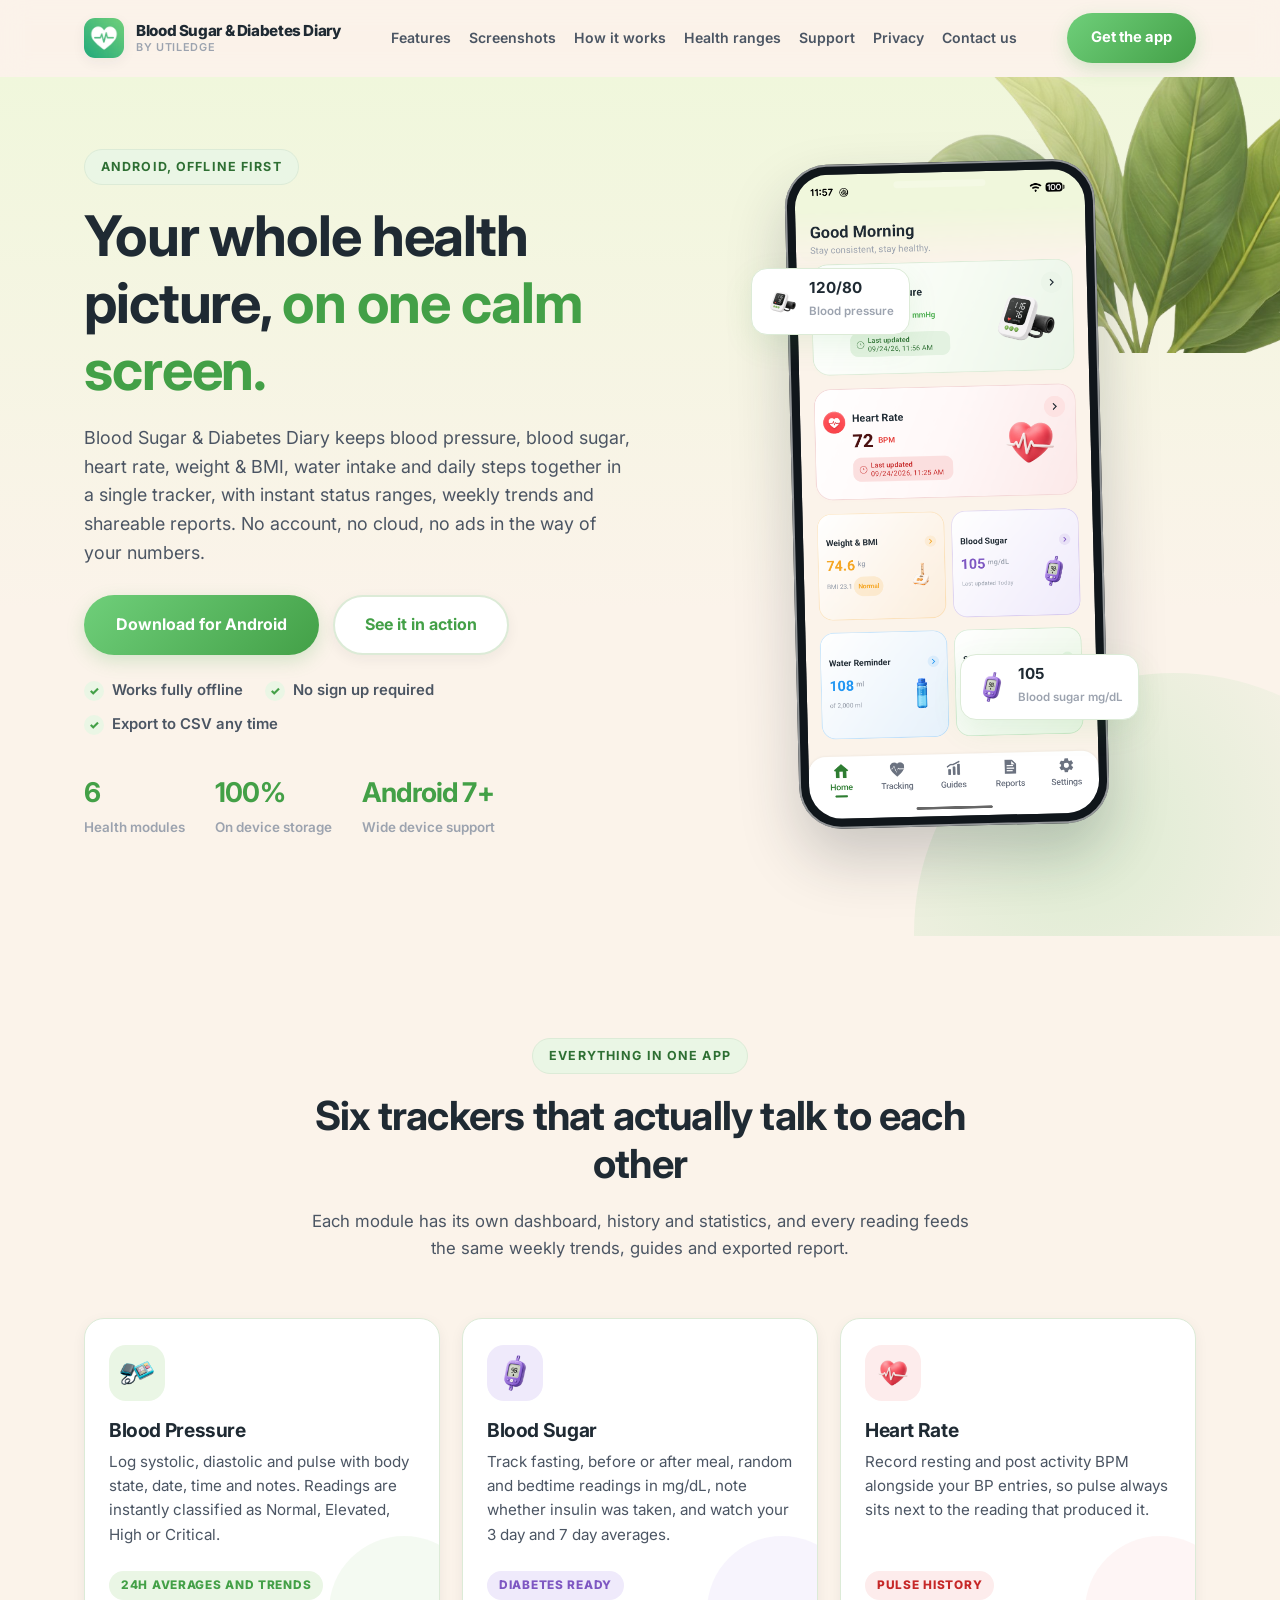
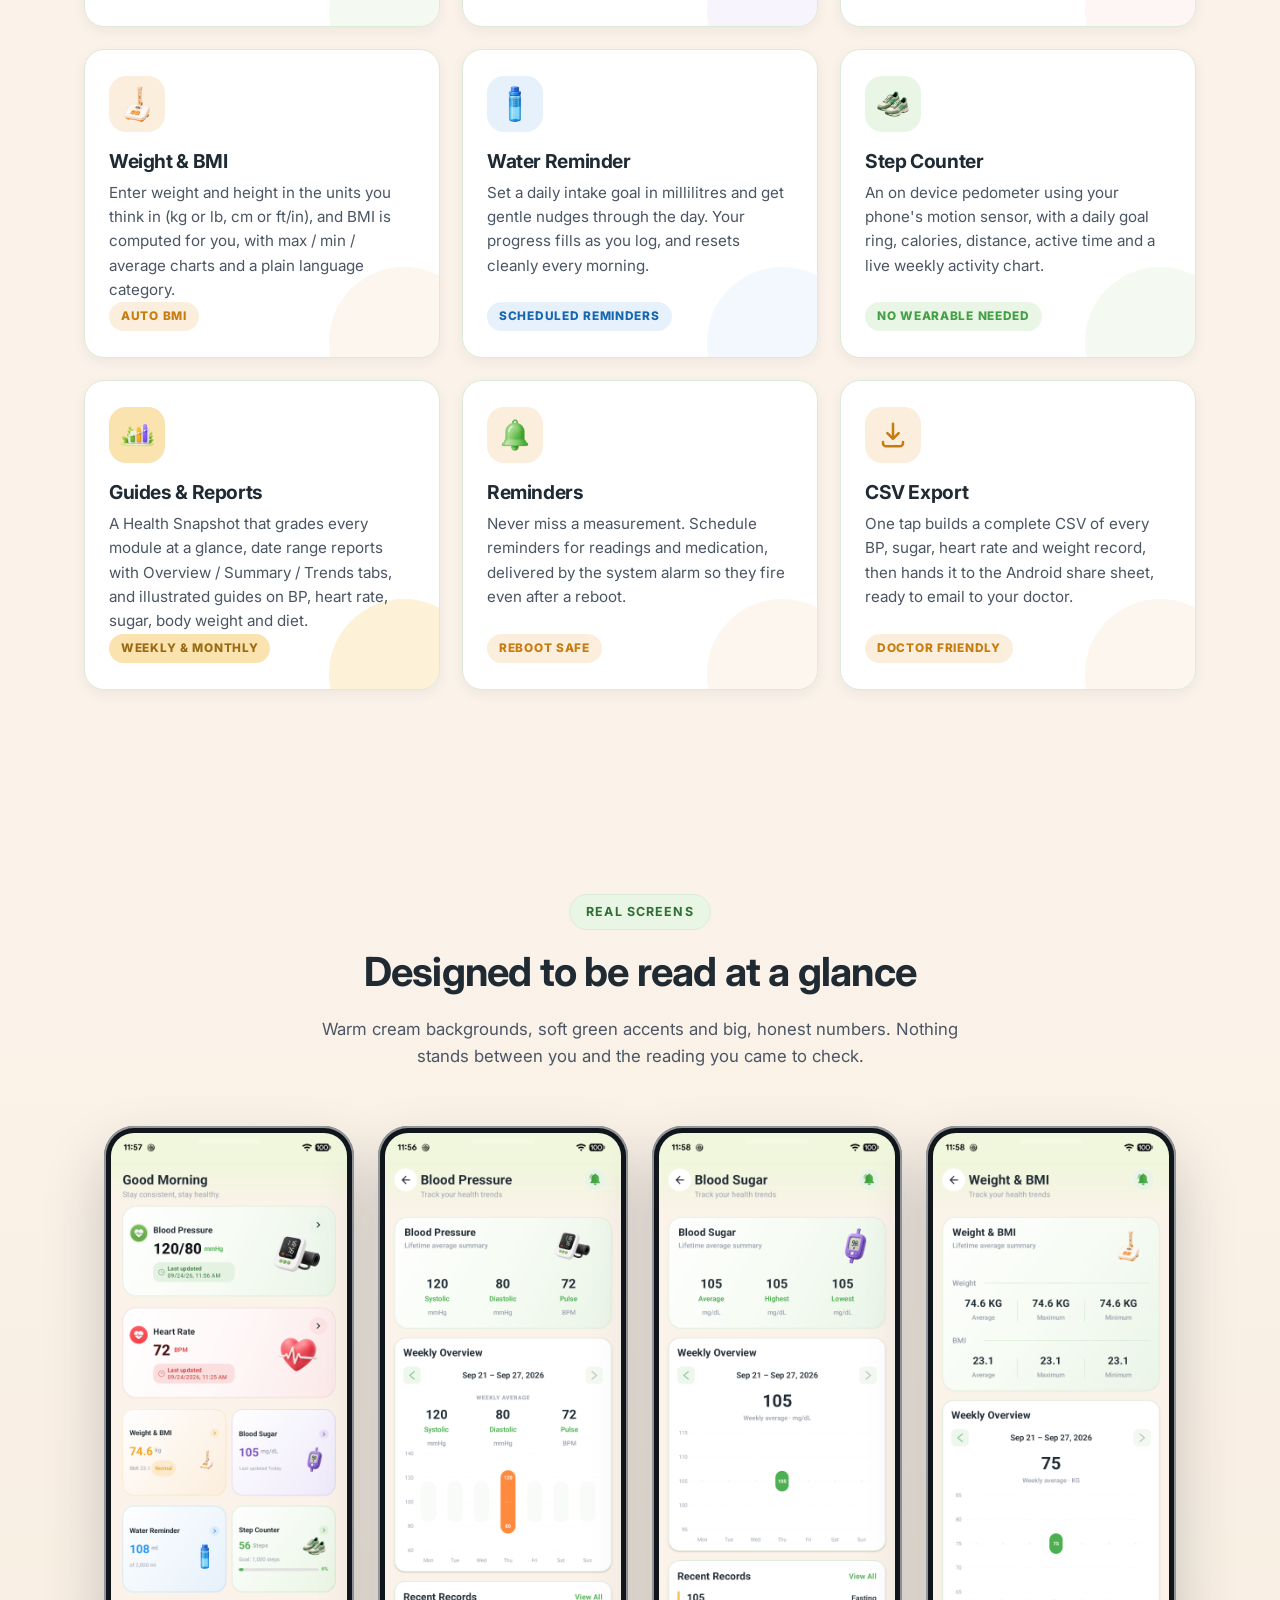
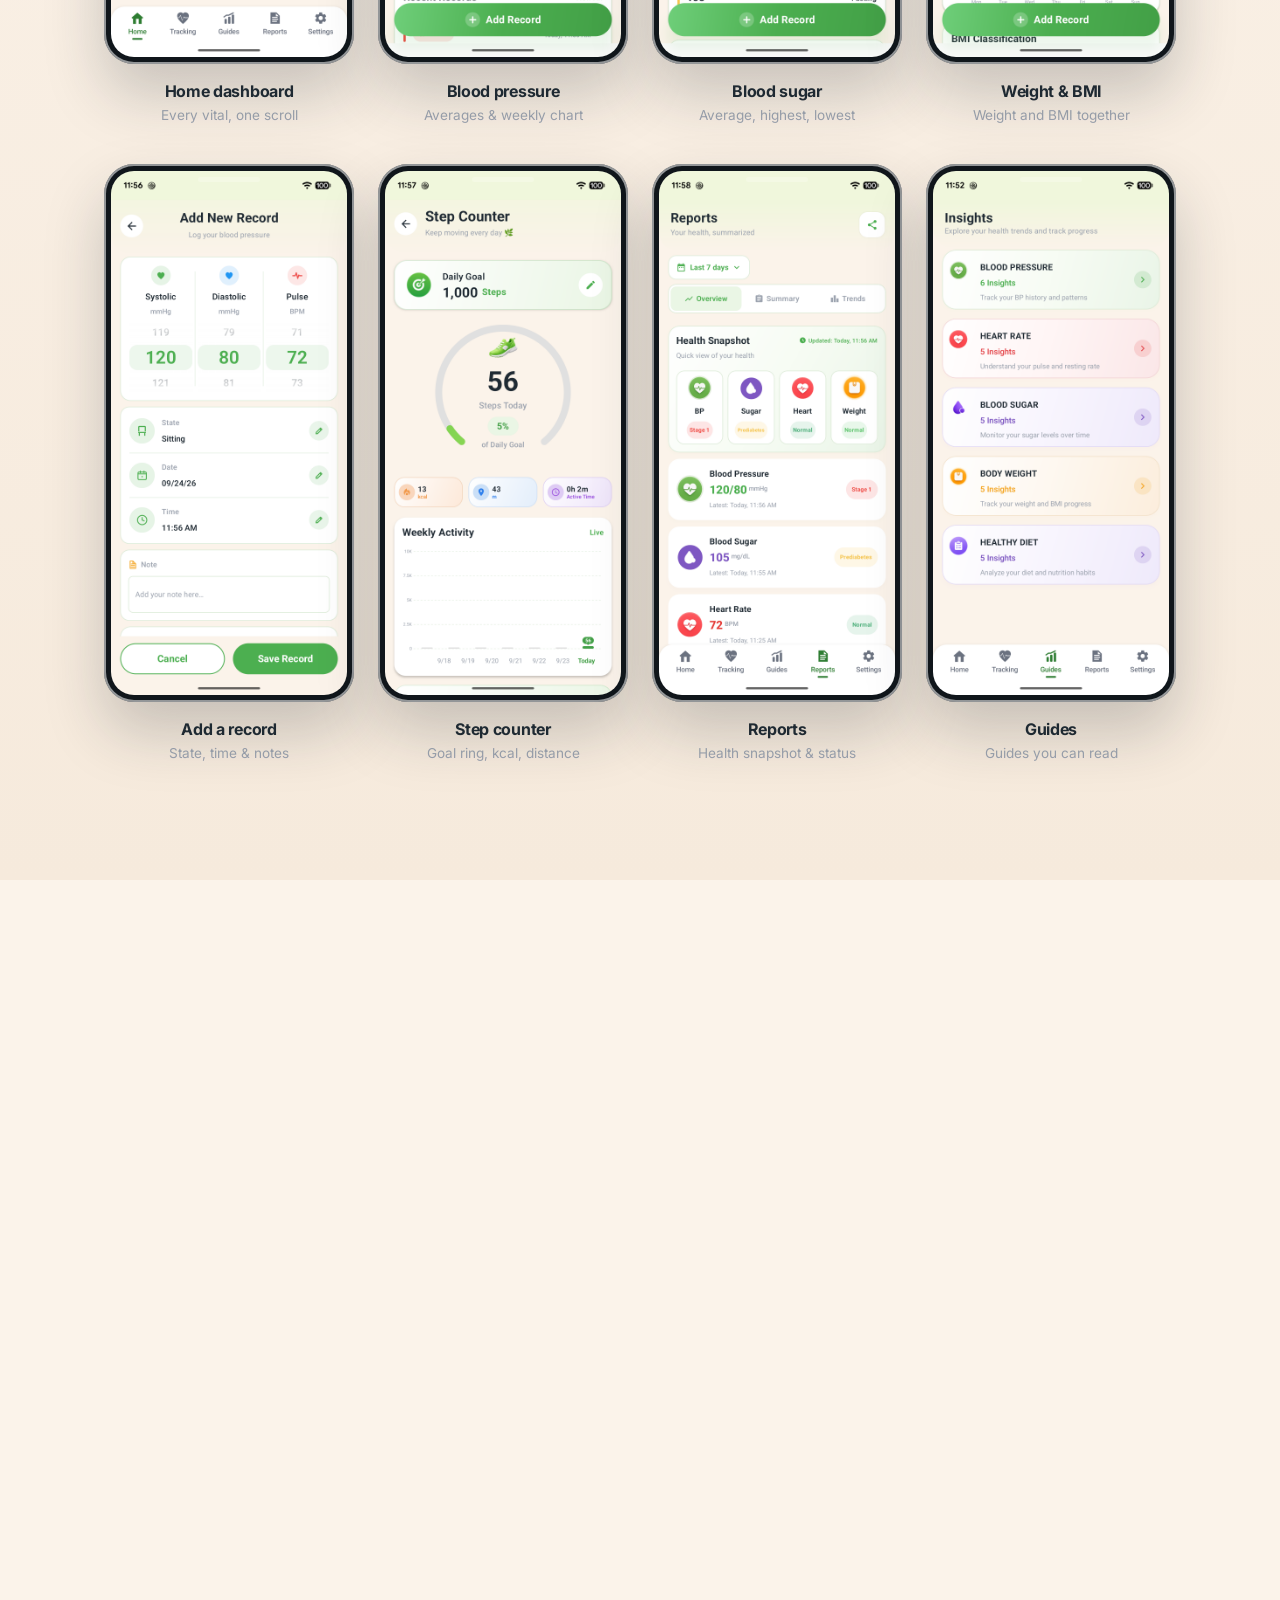
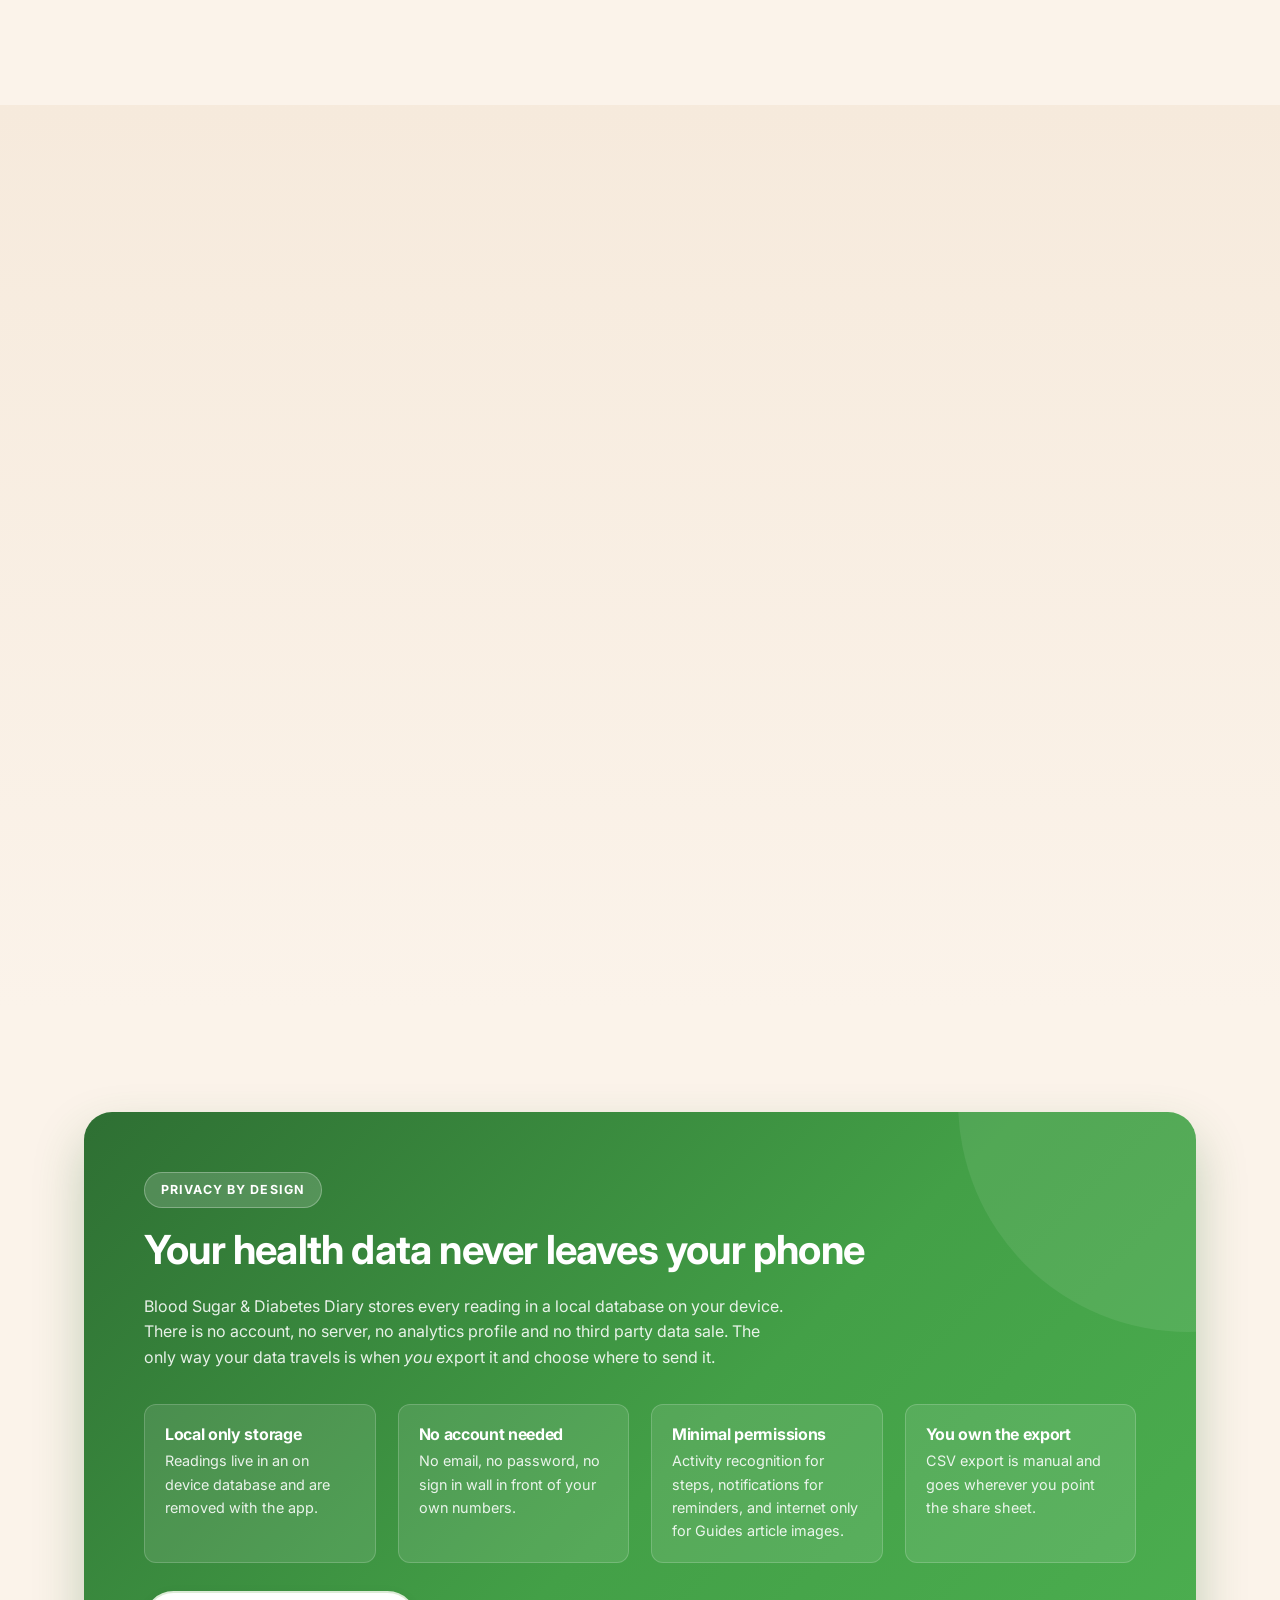
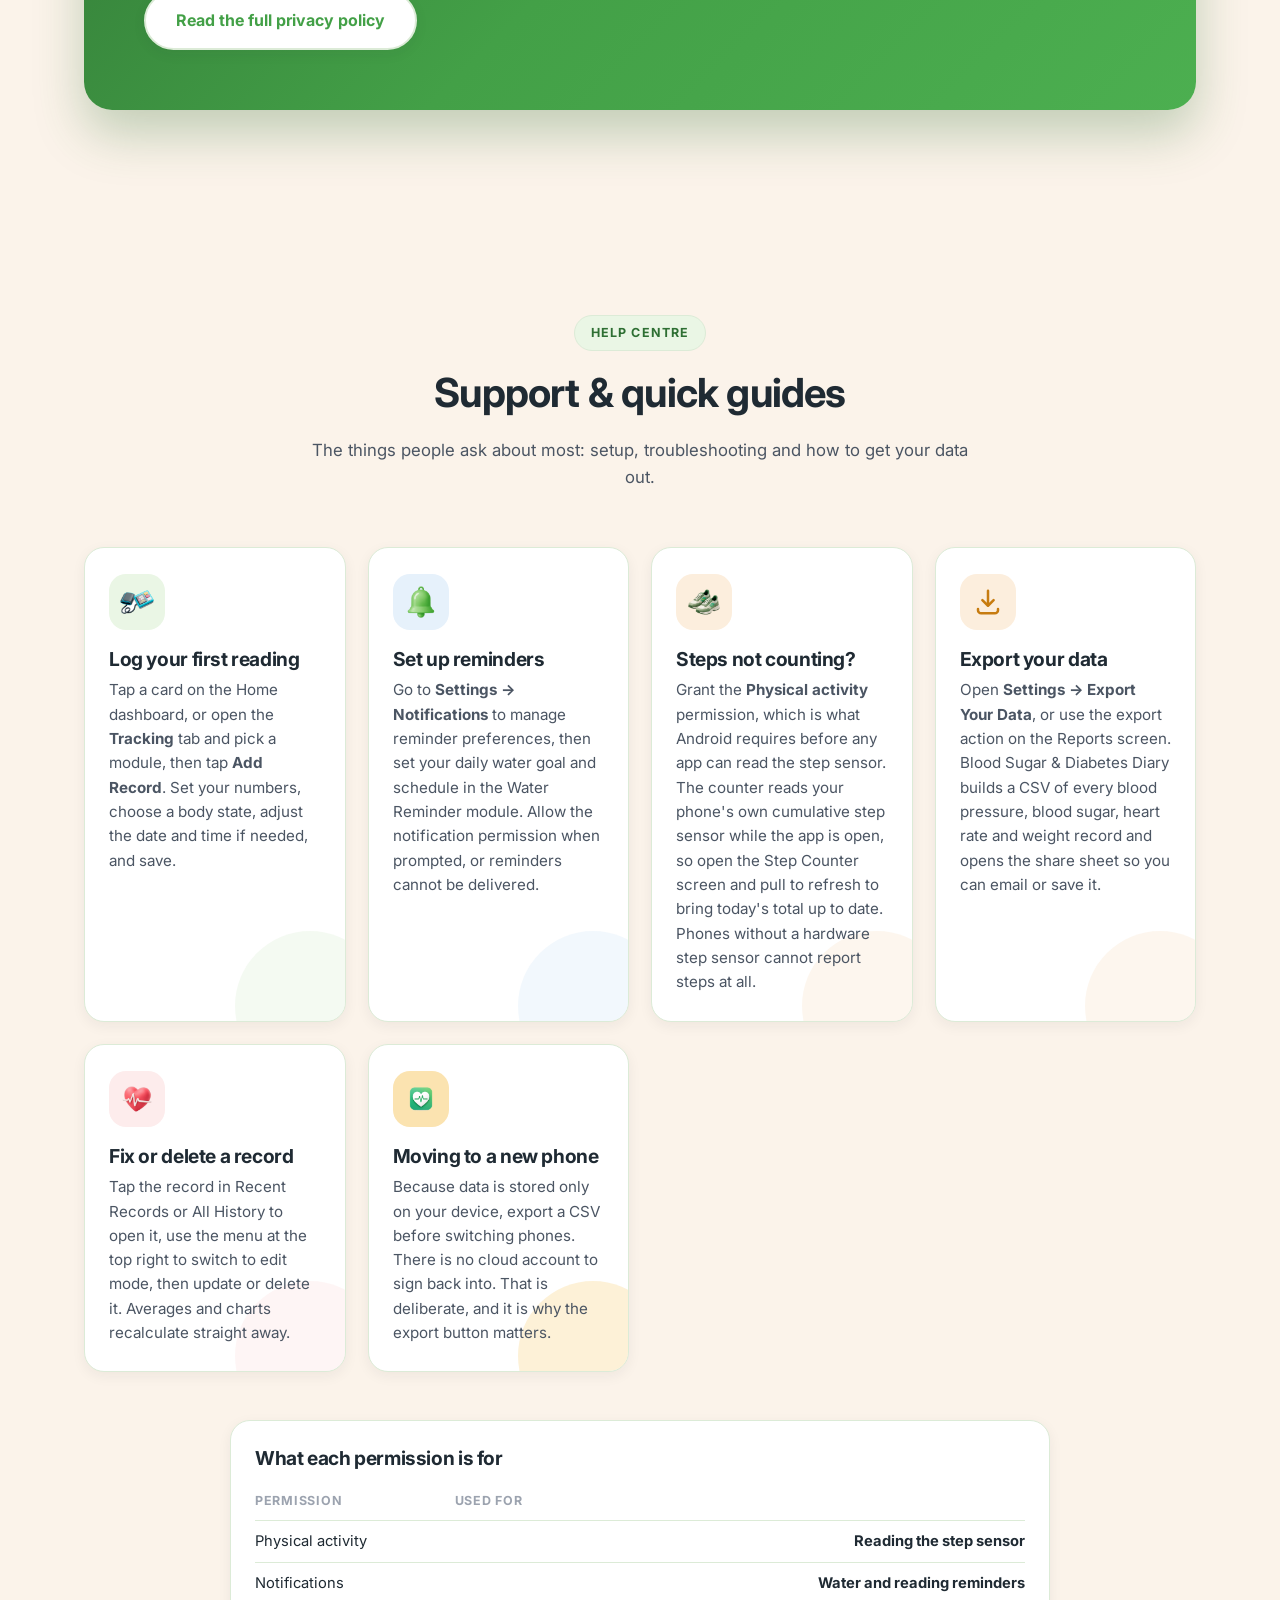
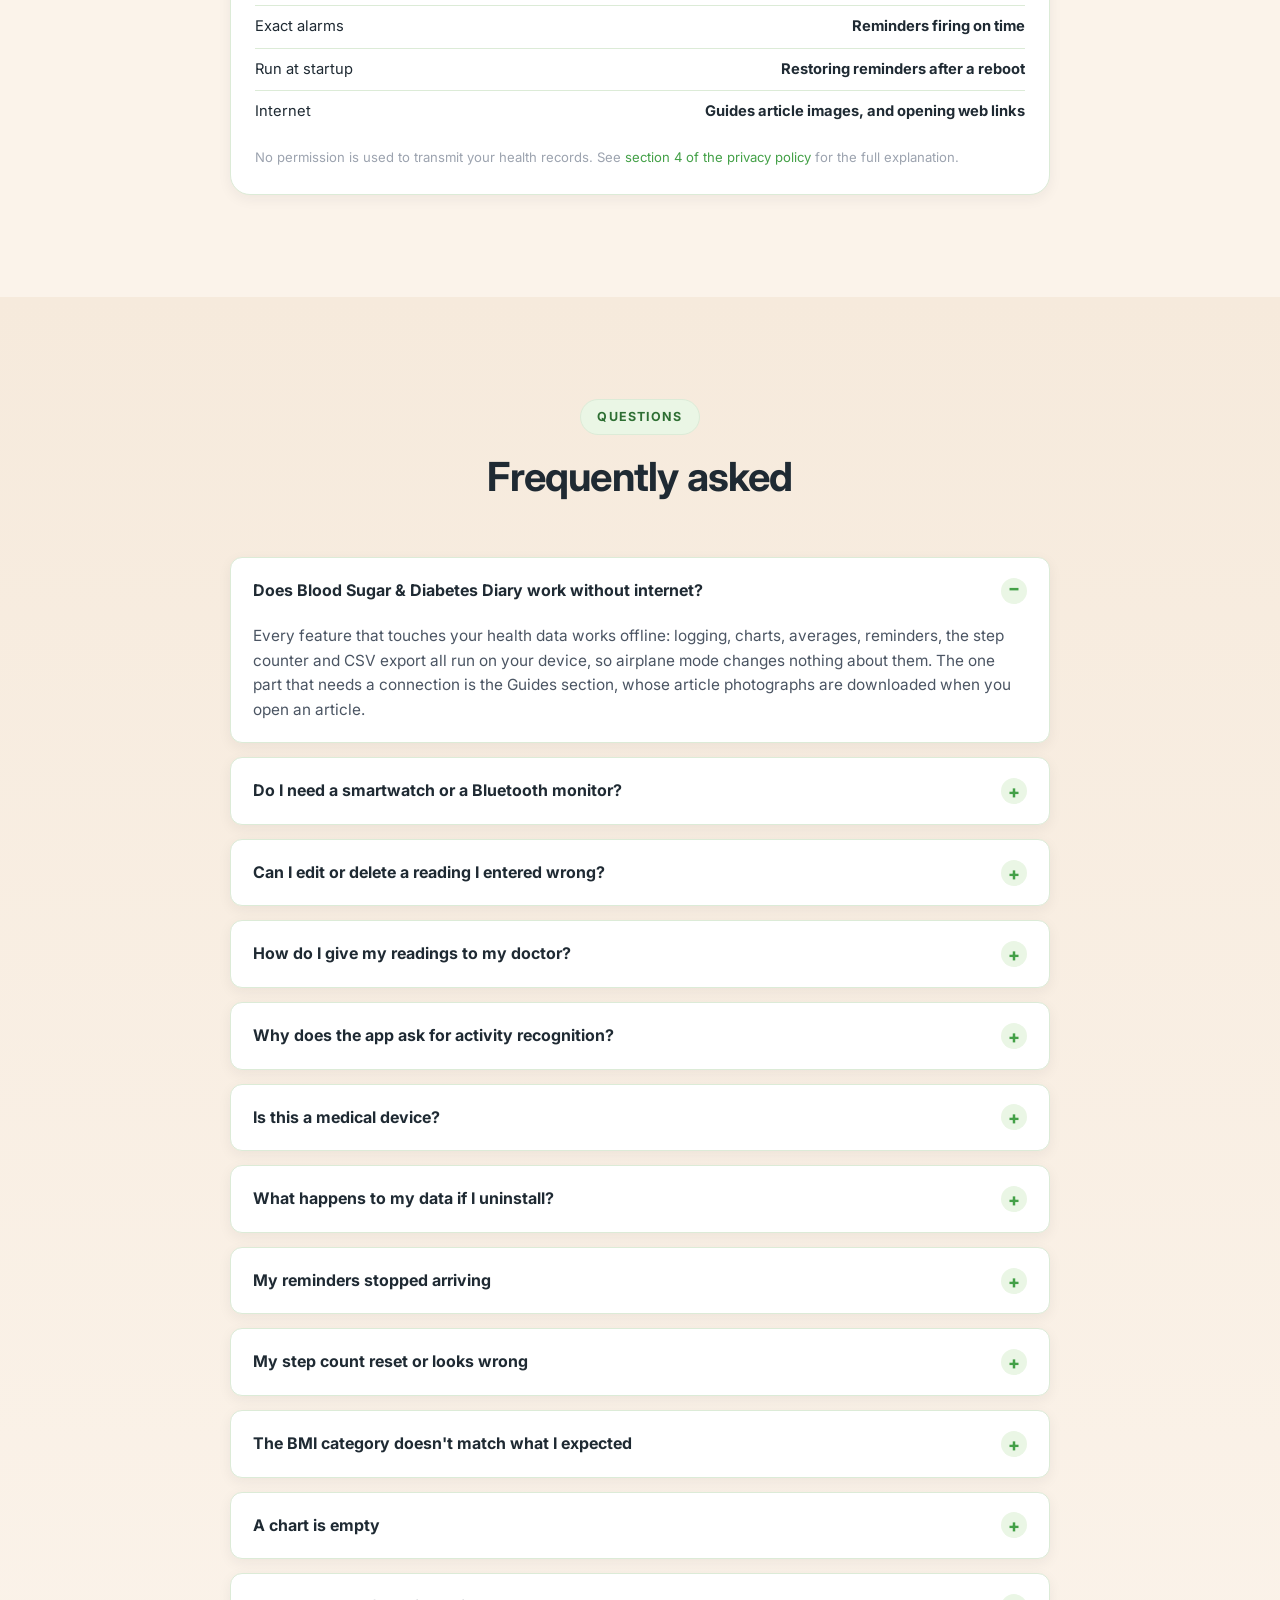
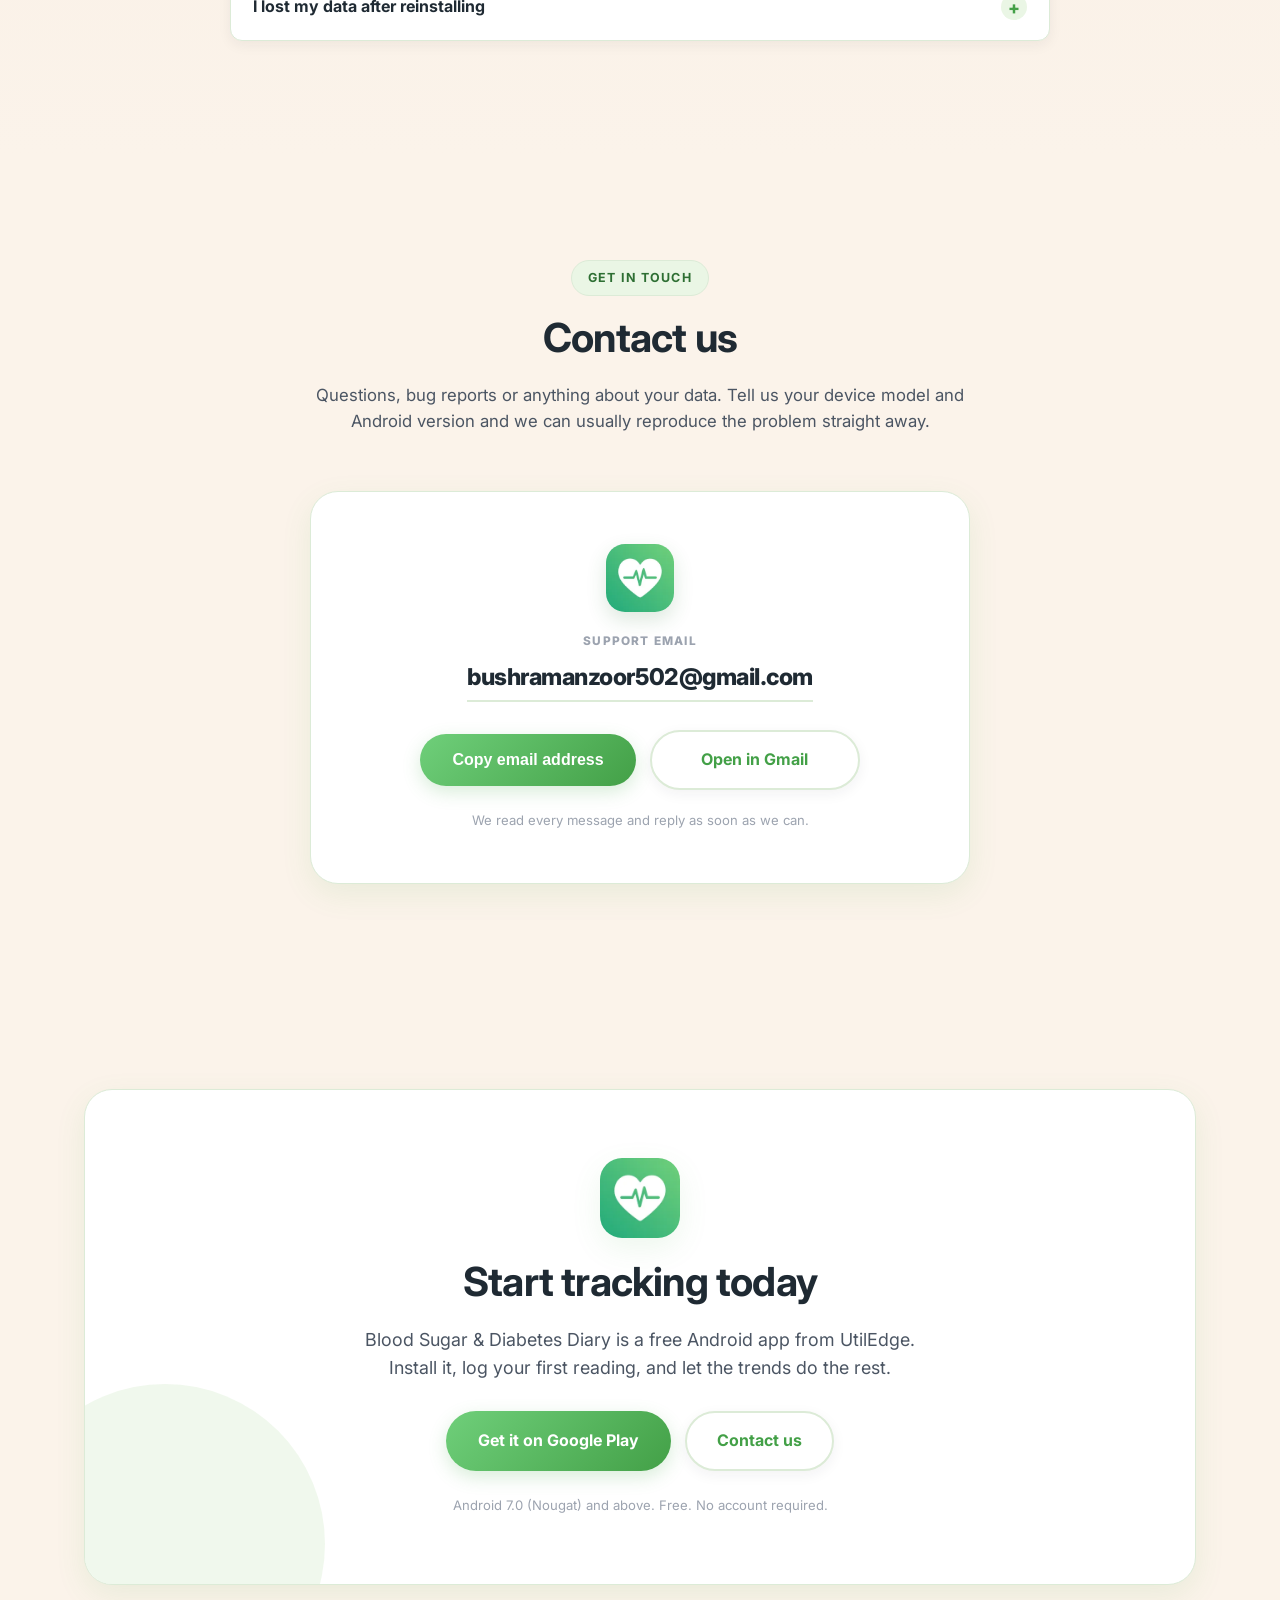
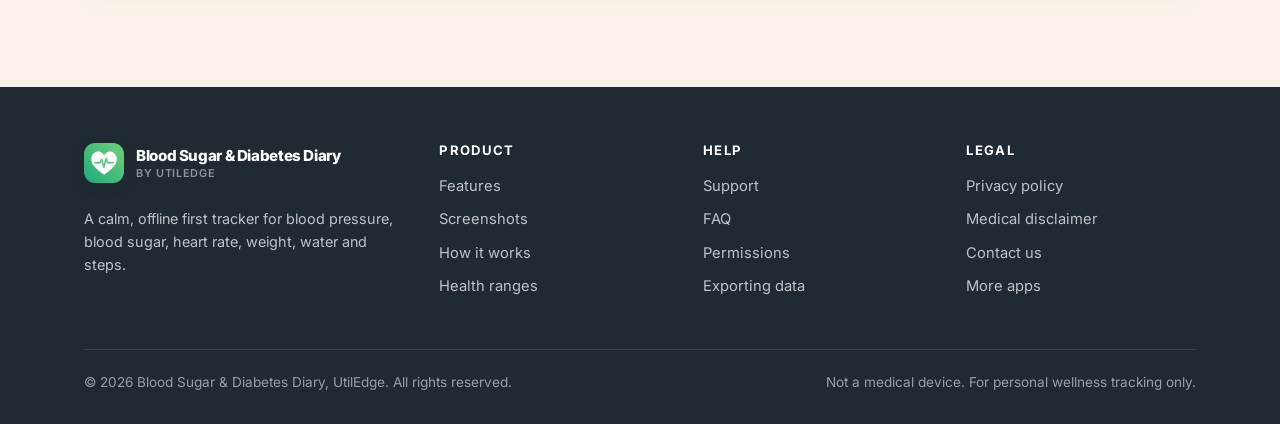
<file: index.html>
<!DOCTYPE html>
<html lang="en">
<head>
<meta charset="utf-8">
<meta name="viewport" content="width=device-width, initial-scale=1">
<title>Blood Sugar &amp; Diabetes Diary: BP, Sugar and Health Tracker for Android</title>
<meta name="description" content="Blood Sugar &amp; Diabetes Diary is an offline-first Android app that tracks blood pressure, blood sugar, heart rate, weight &amp; BMI, water intake and daily steps — with trends, reports and CSV export. Your data stays on your phone.">
<meta name="theme-color" content="#FBF3EA">
<link rel="icon" href="assets/img/icons/launcher.webp?v=14">
<link rel="apple-touch-icon" href="assets/img/icons/app_icon.png?v=14">

<meta property="og:type" content="website">
<meta property="og:title" content="Blood Sugar &amp; Diabetes Diary: BP, Sugar and Health Tracker">
<meta property="og:description" content="Track BP, blood sugar, heart rate, weight, water and steps in one calm, offline-first Android app.">
<meta property="og:image" content="assets/img/screens/home.png?v=14">
<meta name="twitter:card" content="summary_large_image">

<link rel="preconnect" href="https://fonts.googleapis.com">
<link rel="preconnect" href="https://fonts.gstatic.com" crossorigin>
<link href="https://fonts.googleapis.com/css2?family=Inter:wght@400;500;600;700;800;900&amp;display=swap" rel="stylesheet">
<link rel="stylesheet" href="assets/css/style.css?v=14">
</head>
<body>

<a class="skip-link" href="#features">Skip to content</a>

<header class="site-header">
  <div class="wrap nav">
    <a class="brand" href="#top">
      <img src="assets/img/icons/launcher.webp?v=14" alt="">
      <span class="brand-name">Blood Sugar &amp; Diabetes Diary<small>by UtilEdge</small></span>
    </a>

    <ul class="nav-links">
      <li><a href="#features">Features</a></li>
      <li><a href="#screens">Screenshots</a></li>
      <li><a href="#how">How it works</a></li>
      <li><a href="#ranges">Health ranges</a></li>
      <li><a href="#support">Support</a></li>
      <li><a href="privacy.html">Privacy</a></li>
      <li><a href="#contact">Contact us</a></li>
    </ul>

    <div class="nav-cta">
      <a class="btn btn-primary btn-sm" href="https://play.google.com/store/apps/details?id=com.my.diabetes.bloodpressure.tracker" target="_blank" rel="noopener">Get the app</a>
      <button class="nav-toggle" aria-label="Menu" aria-expanded="false"><span></span></button>
    </div>
  </div>
</header>

<main>

<!-- ================= HERO ================= -->
<section class="hero" id="top">
  <img class="hero-leaves" src="assets/img/icons/leaves.png?v=14" alt="">
  <div class="wrap hero-grid">

    <div class="hero-copy">
      <span class="eyebrow">Android, offline first</span>
      <h1>Your whole health picture, <span class="accent">on one calm screen.</span></h1>
      <p class="lede">
        Blood Sugar &amp; Diabetes Diary keeps blood pressure, blood sugar, heart rate, weight &amp; BMI,
        water intake and daily steps together in a single tracker, with instant
        status ranges, weekly trends and shareable reports. No account, no cloud,
        no ads in the way of your numbers.
      </p>

      <div class="hero-actions">
        <a class="btn btn-primary" href="https://play.google.com/store/apps/details?id=com.my.diabetes.bloodpressure.tracker" target="_blank" rel="noopener">Download for Android</a>
        <a class="btn btn-ghost" href="#screens">See it in action</a>
      </div>

      <ul class="hero-points">
        <li>Works fully offline</li>
        <li>No sign up required</li>
        <li>Export to CSV any time</li>
      </ul>

      <div class="hero-stats">
        <div class="stat"><strong>6</strong><span>Health modules</span></div>
        <div class="stat"><strong>100%</strong><span>On device storage</span></div>
        <div class="stat"><strong>Android 7+</strong><span>Wide device support</span></div>
      </div>
    </div>

    <div class="hero-media">
      <div style="position:relative;max-width:340px;margin-inline:auto;">
        <div class="phone phone-hero phone-float">
          <img src="assets/img/screens/home.png?v=14" alt="Blood Sugar &amp; Diabetes Diary home dashboard showing blood pressure, heart rate, weight, blood sugar, water and step cards">
        </div>
        <div class="hero-badge badge-bp">
          <img src="assets/img/icons/bp_machine.png?v=14" alt="">
          <div><b>120/80</b><small>Blood pressure</small></div>
        </div>
        <div class="hero-badge badge-steps">
          <img src="assets/img/icons/purple_blood_sugar.png?v=14" alt="">
          <div><b>105</b><small>Blood sugar mg/dL</small></div>
        </div>
      </div>
    </div>

  </div>
</section>

<!-- ================= FEATURES ================= -->
<section id="features">
  <div class="wrap">
    <div class="section-head reveal">
      <span class="eyebrow">Everything in one app</span>
      <h2>Six trackers that actually talk to each other</h2>
      <p>Each module has its own dashboard, history and statistics, and every reading
         feeds the same weekly trends, guides and exported report.</p>
    </div>

    <div class="feature-grid">

      <article class="f-card t-green reveal">
        <div class="f-icon"><img src="assets/img/icons/blood_pressure.png?v=14" alt=""></div>
        <h3>Blood Pressure</h3>
        <p>Log systolic, diastolic and pulse with body state, date, time and notes.
           Readings are instantly classified as Normal, Elevated, High or Critical.</p>
        <span class="f-tag">24h averages and trends</span>
      </article>

      <article class="f-card t-purple reveal">
        <div class="f-icon"><img src="assets/img/icons/purple_blood_sugar.png?v=14" alt=""></div>
        <h3>Blood Sugar</h3>
        <p>Track fasting, before or after meal, random and bedtime readings in mg/dL,
           note whether insulin was taken, and watch your 3 day and 7 day averages.</p>
        <span class="f-tag">Diabetes ready</span>
      </article>

      <article class="f-card t-red reveal">
        <div class="f-icon"><img src="assets/img/icons/heart_red.png?v=14" alt=""></div>
        <h3>Heart Rate</h3>
        <p>Record resting and post activity BPM alongside your BP entries, so pulse
           always sits next to the reading that produced it.</p>
        <span class="f-tag">Pulse history</span>
      </article>

      <article class="f-card t-orange reveal">
        <div class="f-icon"><img src="assets/img/icons/weight_bmi.png?v=14" alt=""></div>
        <h3>Weight &amp; BMI</h3>
        <p>Enter weight and height in the units you think in (kg or lb, cm or ft/in), and BMI is
           computed for you, with max / min / average charts and a plain language category.</p>
        <span class="f-tag">Auto BMI</span>
      </article>

      <article class="f-card t-blue reveal">
        <div class="f-icon"><img src="assets/img/icons/water_bottle.png?v=14" alt=""></div>
        <h3>Water Reminder</h3>
        <p>Set a daily intake goal in millilitres and get gentle nudges through the day.
           Your progress fills as you log, and resets cleanly every morning.</p>
        <span class="f-tag">Scheduled reminders</span>
      </article>

      <article class="f-card t-green reveal">
        <div class="f-icon"><img src="assets/img/icons/green_shoes.png?v=14" alt=""></div>
        <h3>Step Counter</h3>
        <p>An on device pedometer using your phone's motion sensor, with a daily goal ring,
           calories, distance, active time and a live weekly activity chart.</p>
        <span class="f-tag">No wearable needed</span>
      </article>

      <article class="f-card t-amber reveal">
        <div class="f-icon"><img src="assets/img/icons/insights_pillars.png?v=14" alt=""></div>
        <h3>Guides &amp; Reports</h3>
        <p>A Health Snapshot that grades every module at a glance, date range reports with
           Overview / Summary / Trends tabs, and illustrated guides on BP, heart rate, sugar,
           body weight and diet.</p>
        <span class="f-tag">Weekly &amp; monthly</span>
      </article>

      <article class="f-card t-orange reveal">
        <div class="f-icon"><img src="assets/img/icons/large_bell.png?v=14" alt=""></div>
        <h3>Reminders</h3>
        <p>Never miss a measurement. Schedule reminders for readings and medication,
           delivered by the system alarm so they fire even after a reboot.</p>
        <span class="f-tag">Reboot safe</span>
      </article>

      <article class="f-card t-orange reveal">
        <div class="f-icon f-icon-glyph">
          <svg viewBox="0 0 24 24" fill="none" stroke="currentColor" stroke-width="2"
               stroke-linecap="round" stroke-linejoin="round" aria-hidden="true">
            <path d="M12 3v11"/><path d="m7.5 10.5 4.5 4.5 4.5-4.5"/>
            <path d="M4 17.5v1A2.5 2.5 0 0 0 6.5 21h11a2.5 2.5 0 0 0 2.5-2.5v-1"/>
          </svg>
        </div>
        <h3>CSV Export</h3>
        <p>One tap builds a complete CSV of every BP, sugar, heart rate and weight
           record, then hands it to the Android share sheet, ready to email to your doctor.</p>
        <span class="f-tag">Doctor friendly</span>
      </article>

    </div>
  </div>
</section>

<!-- ================= SCREENSHOTS ================= -->
<section id="screens" class="screens">
  <div class="wrap">
    <div class="section-head reveal">
      <span class="eyebrow">Real screens</span>
      <h2>Designed to be read at a glance</h2>
      <p>Warm cream backgrounds, soft green accents and big, honest numbers. Nothing stands between you and the reading you came to check.</p>
    </div>

    <div class="screens-grid reveal">

      <figure class="screen-item">
        <div class="phone phone-fixed"><img src="assets/img/screens/home.png?v=14" alt="Blood Sugar &amp; Diabetes Diary home dashboard showing blood pressure, heart rate, weight, blood sugar, water intake and step cards" loading="lazy"></div>
        <figcaption>
          <h4>Home dashboard</h4>
          <p>Every vital, one scroll</p>
        </figcaption>
      </figure>

      <figure class="screen-item">
        <div class="phone phone-fixed"><img src="assets/img/screens/blood-pressure.png?v=14" alt="Blood pressure screen with lifetime average, weekly overview chart and recent records" loading="lazy"></div>
        <figcaption>
          <h4>Blood pressure</h4>
          <p>Averages &amp; weekly chart</p>
        </figcaption>
      </figure>

      <figure class="screen-item">
        <div class="phone phone-fixed"><img src="assets/img/screens/blood-sugar.png?v=14" alt="Blood sugar screen with average, highest and lowest readings and a weekly chart" loading="lazy"></div>
        <figcaption>
          <h4>Blood sugar</h4>
          <p>Average, highest, lowest</p>
        </figcaption>
      </figure>

      <figure class="screen-item">
        <div class="phone phone-fixed"><img src="assets/img/screens/weight-bmi.png?v=14" alt="Weight and BMI screen with average, maximum and minimum values" loading="lazy"></div>
        <figcaption>
          <h4>Weight &amp; BMI</h4>
          <p>Weight and BMI together</p>
        </figcaption>
      </figure>

      <figure class="screen-item">
        <div class="phone phone-fixed"><img src="assets/img/screens/add-record.png?v=14" alt="Add new record screen with systolic, diastolic, pulse, body state, date, time and note" loading="lazy"></div>
        <figcaption>
          <h4>Add a record</h4>
          <p>State, time &amp; notes</p>
        </figcaption>
      </figure>

      <figure class="screen-item">
        <div class="phone phone-fixed"><img src="assets/img/screens/step-counter.png?v=14" alt="Step counter with daily goal ring, calories, distance, active time and weekly activity" loading="lazy"></div>
        <figcaption>
          <h4>Step counter</h4>
          <p>Goal ring, kcal, distance</p>
        </figcaption>
      </figure>

      <figure class="screen-item">
        <div class="phone phone-fixed"><img src="assets/img/screens/reports.png?v=14" alt="Reports screen with health snapshot and per-module status badges" loading="lazy"></div>
        <figcaption>
          <h4>Reports</h4>
          <p>Health snapshot &amp; status</p>
        </figcaption>
      </figure>

      <figure class="screen-item">
        <div class="phone phone-fixed"><img src="assets/img/screens/guides.png?v=14" alt="Guides screen listing guide categories for blood pressure, heart rate, blood sugar, body weight and healthy diet" loading="lazy"></div>
        <figcaption>
          <h4>Guides</h4>
          <p>Guides you can read</p>
        </figcaption>
      </figure>

    </div>
  </div>
</section>

<!-- ================= HOW IT WORKS ================= -->
<section id="how">
  <div class="wrap split">
    <div class="split-copy reveal">
      <span class="eyebrow">How it works</span>
      <h2>Four taps from reading to report</h2>

      <ol class="steps">
        <li>
          <h3>Install and set your goals</h3>
          <p>A short onboarding walks you through the app and sets your daily step and water
             goals. No email, no password, no account to create.</p>
        </li>
        <li>
          <h3>Log a reading</h3>
          <p>Pick a module, dial in the numbers, add body state and a note if you want.
             Date and time are filled in for you and stay editable.</p>
        </li>
        <li>
          <h3>Watch the trend build</h3>
          <p>Each entry updates your averages, weekly chart and status range immediately, and every record stays editable or deletable from history.</p>
        </li>
        <li>
          <h3>Share it with your doctor</h3>
          <p>Export a full CSV from Reports or Settings and send it straight from the
             Android share sheet.</p>
        </li>
      </ol>
    </div>

    <div class="split-media reveal">
      <div class="phone" style="max-width:290px;">
        <img src="assets/img/screens/add-record.png?v=14" alt="Logging a blood pressure reading in Blood Sugar &amp; Diabetes Diary">
      </div>
    </div>
  </div>
</section>

<!-- ================= RANGES ================= -->
<section id="ranges" style="background:linear-gradient(180deg,var(--cream-deep),var(--cream));">
  <div class="wrap">
    <div class="section-head reveal">
      <span class="eyebrow">Know your numbers</span>
      <h2>The ranges Blood Sugar &amp; Diabetes Diary uses</h2>
      <p>Every reading you save is colour coded against these reference ranges,
         so a glance at your history tells you where you stand.</p>
    </div>

    <div class="range-grid">

      <div class="range-card reveal">
        <h3><img src="assets/img/icons/blood_pressure.png?v=14" alt=""> Blood pressure</h3>
        <table>
          <thead><tr><th>Category</th><th>mmHg</th></tr></thead>
          <tbody>
            <tr><td><span class="dot dot-green"></span>Normal</td><td>&lt; 120 / &lt; 80</td></tr>
            <tr><td><span class="dot dot-amber"></span>Elevated</td><td>120 to 129 / &lt; 80</td></tr>
            <tr><td><span class="dot dot-amber"></span>Stage 1</td><td>130 to 139 / 80 to 89</td></tr>
            <tr><td><span class="dot dot-red"></span>Stage 2</td><td>≥ 140 / ≥ 90</td></tr>
            <tr><td><span class="dot dot-red"></span>Crisis</td><td>&gt; 180 / &gt; 120</td></tr>
          </tbody>
        </table>
      </div>

      <div class="range-card reveal">
        <h3><img src="assets/img/icons/purple_blood_sugar.png?v=14" alt=""> Blood sugar</h3>
        <table>
          <thead><tr><th>Measurement</th><th>mg/dL</th></tr></thead>
          <tbody>
            <tr><td><span class="dot dot-green"></span>Fasting, normal</td><td>70 to 99</td></tr>
            <tr><td><span class="dot dot-amber"></span>Fasting, prediabetes</td><td>100 to 125</td></tr>
            <tr><td><span class="dot dot-red"></span>Fasting, diabetes</td><td>≥ 126</td></tr>
            <tr><td><span class="dot dot-green"></span>After meal, normal</td><td>&lt; 140</td></tr>
            <tr><td><span class="dot dot-red"></span>After meal, high</td><td>≥ 200</td></tr>
          </tbody>
        </table>
      </div>

      <div class="range-card reveal">
        <h3><img src="assets/img/icons/heart_red.png?v=14" alt=""> Heart rate &amp; BMI</h3>
        <table>
          <thead><tr><th>Measure</th><th>Healthy</th></tr></thead>
          <tbody>
            <tr><td><span class="dot dot-red"></span>Resting pulse</td><td>60 to 100 BPM</td></tr>
            <tr><td><span class="dot dot-blue"></span>BMI underweight</td><td>&lt; 18.5</td></tr>
            <tr><td><span class="dot dot-green"></span>BMI normal</td><td>18.5 to 24.9</td></tr>
            <tr><td><span class="dot dot-amber"></span>BMI overweight</td><td>25 to 29.9</td></tr>
            <tr><td><span class="dot dot-red"></span>BMI obese</td><td>≥ 30</td></tr>
          </tbody>
        </table>
      </div>

    </div>

    <p class="note-small reveal" style="text-align:center;max-width:680px;margin-inline:auto;">
      These are general adult reference ranges shown for convenience. Blood Sugar &amp; Diabetes Diary is a personal
      wellness tracker. It does not diagnose, treat or give medical advice. Always talk to a
      qualified clinician about your results.
    </p>
  </div>
</section>

<!-- ================= PRIVACY BAND ================= -->
<section id="privacy">
  <div class="wrap">
    <div class="band reveal">
      <span class="eyebrow">Privacy by design</span>
      <h2>Your health data never leaves your phone</h2>
      <p style="max-width:640px;">
        Blood Sugar &amp; Diabetes Diary stores every reading in a local database on your device. There is no
        account, no server, no analytics profile and no third party data sale. The only way
        your data travels is when <em>you</em> export it and choose where to send it.
      </p>

      <div class="band-points">
        <div>
          <h3>Local only storage</h3>
          <p>Readings live in an on device database and are removed with the app.</p>
        </div>
        <div>
          <h3>No account needed</h3>
          <p>No email, no password, no sign in wall in front of your own numbers.</p>
        </div>
        <div>
          <h3>Minimal permissions</h3>
          <p>Activity recognition for steps, notifications for reminders, and internet only for
             Guides article images.</p>
        </div>
        <div>
          <h3>You own the export</h3>
          <p>CSV export is manual and goes wherever you point the share sheet.</p>
        </div>
      </div>

      <div class="hero-actions" style="margin-bottom:0;">
        <a class="btn btn-ghost" href="privacy.html">Read the full privacy policy</a>
      </div>
    </div>
  </div>
</section>

<!-- ================= SUPPORT ================= -->
<section id="support">
  <div class="wrap">
    <div class="section-head reveal">
      <span class="eyebrow">Help centre</span>
      <h2>Support &amp; quick guides</h2>
      <p>The things people ask about most: setup, troubleshooting and how to get your data out.</p>
    </div>

    <div class="support-grid">

      <article class="f-card t-green reveal" id="first-reading">
        <div class="f-icon"><img src="assets/img/icons/blood_pressure.png?v=14" alt=""></div>
        <h3>Log your first reading</h3>
        <p>Tap a card on the Home dashboard, or open the <strong>Tracking</strong> tab and pick a
           module, then tap <strong>Add Record</strong>. Set your numbers, choose a body state,
           adjust the date and time if needed, and save.</p>
      </article>

      <article class="f-card t-blue reveal" id="reminders">
        <div class="f-icon"><img src="assets/img/icons/large_bell.png?v=14" alt=""></div>
        <h3>Set up reminders</h3>
        <p>Go to <strong>Settings → Notifications</strong> to manage reminder preferences, then set
           your daily water goal and schedule in the Water Reminder module. Allow the notification
           permission when prompted, or reminders cannot be delivered.</p>
      </article>

      <article class="f-card t-orange reveal" id="steps">
        <div class="f-icon"><img src="assets/img/icons/green_shoes.png?v=14" alt=""></div>
        <h3>Steps not counting?</h3>
        <p>Grant the <strong>Physical activity</strong> permission, which is what Android requires
           before any app can read the step sensor. The counter reads your phone's own cumulative
           step sensor while the app is open, so open the Step Counter screen and pull to refresh to
           bring today's total up to date. Phones without a hardware step sensor cannot report steps
           at all.</p>
      </article>

      <article class="f-card t-orange reveal" id="export">
        <div class="f-icon f-icon-glyph">
          <svg viewBox="0 0 24 24" fill="none" stroke="currentColor" stroke-width="2"
               stroke-linecap="round" stroke-linejoin="round" aria-hidden="true">
            <path d="M12 3v11"/><path d="m7.5 10.5 4.5 4.5 4.5-4.5"/>
            <path d="M4 17.5v1A2.5 2.5 0 0 0 6.5 21h11a2.5 2.5 0 0 0 2.5-2.5v-1"/>
          </svg>
        </div>
        <h3>Export your data</h3>
        <p>Open <strong>Settings → Export Your Data</strong>, or use the export action on the Reports
           screen. Blood Sugar &amp; Diabetes Diary builds a CSV of every blood pressure, blood sugar, heart rate and
           weight record and opens the share sheet so you can email or save it.</p>
      </article>

      <article class="f-card t-red reveal" id="edit">
        <div class="f-icon"><img src="assets/img/icons/heart_red.png?v=14" alt=""></div>
        <h3>Fix or delete a record</h3>
        <p>Tap the record in Recent Records or All History to open it, use the menu at the top right
           to switch to edit mode, then update or delete it. Averages and charts recalculate straight
           away.</p>
      </article>

      <article class="f-card t-amber reveal" id="backup">
        <div class="f-icon"><img src="assets/img/icons/app_icon.png?v=14" alt=""></div>
        <h3>Moving to a new phone</h3>
        <p>Because data is stored only on your device, export a CSV before switching phones. There
           is no cloud account to sign back into. That is deliberate, and it is why the export
           button matters.</p>
      </article>

    </div>

    <!-- Permissions table -->
    <div class="range-card reveal" id="permissions" style="max-width:820px;margin:48px auto 0;">
      <h3>What each permission is for</h3>
      <table>
        <thead><tr><th>Permission</th><th>Used for</th></tr></thead>
        <tbody>
          <tr><td>Physical activity</td><td>Reading the step sensor</td></tr>
          <tr><td>Notifications</td><td>Water and reading reminders</td></tr>
          <tr><td>Exact alarms</td><td>Reminders firing on time</td></tr>
          <tr><td>Run at startup</td><td>Restoring reminders after a reboot</td></tr>
          <tr><td>Internet</td><td>Guides article images, and opening web links</td></tr>
        </tbody>
      </table>
      <p class="note-small">
        No permission is used to transmit your health records. See
        <a href="privacy.html#pp-permissions">section 4 of the privacy policy</a> for the full explanation.
      </p>
    </div>
  </div>
</section>

<!-- ================= FAQ + TROUBLESHOOTING ================= -->
<section id="faq" style="background:linear-gradient(180deg,var(--cream-deep),var(--cream));">
  <div class="wrap">
    <div class="section-head reveal">
      <span class="eyebrow">Questions</span>
      <h2>Frequently asked</h2>
    </div>

    <div class="faq reveal">
      <details open>
        <summary>Does Blood Sugar &amp; Diabetes Diary work without internet?</summary>
        <p>Every feature that touches your health data works offline: logging, charts, averages,
           reminders, the step counter and CSV export all run on your device, so airplane mode changes
           nothing about them. The one part that needs a connection is the Guides section, whose
           article photographs are downloaded when you open an article.</p>
      </details>
      <details>
        <summary>Do I need a smartwatch or a Bluetooth monitor?</summary>
        <p>No. Readings are entered by hand from whatever monitor you already own, and the step
           counter uses your phone's built in motion sensor.</p>
      </details>
      <details>
        <summary>Can I edit or delete a reading I entered wrong?</summary>
        <p>Yes. Open any record from history, switch it into edit mode, and update or delete it.
           All your averages and charts recalculate immediately.</p>
      </details>
      <details>
        <summary>How do I give my readings to my doctor?</summary>
        <p>Use <strong>Export Your Data</strong> in Settings, or the export action in Reports. Blood Sugar &amp; Diabetes Diary
           builds a CSV of every blood pressure, blood sugar, heart rate and weight record and opens
           the Android share sheet so you can email, print or save it.</p>
      </details>
      <details>
        <summary>Why does the app ask for activity recognition?</summary>
        <p>That permission is what lets the phone's step sensor report your daily steps. If you decline
           it, every other module still works. You just won't see step counts.</p>
      </details>
      <details>
        <summary>Is this a medical device?</summary>
        <p>No. Blood Sugar &amp; Diabetes Diary is a personal wellness tracker for keeping your own records organised.
           It does not diagnose conditions or replace professional medical advice.</p>
      </details>
      <details>
        <summary>What happens to my data if I uninstall?</summary>
        <p>It's deleted with the app, because it was only ever stored locally. Export a CSV first if
           you want to keep your history.</p>
      </details>

      <details>
        <summary>My reminders stopped arriving</summary>
        <p>Check that notifications are still allowed for Blood Sugar &amp; Diabetes Diary in Android Settings, and that
           the app is excluded from battery optimisation. Aggressive battery savers on some devices
           will silently cancel scheduled alarms.</p>
      </details>
      <details>
        <summary>My step count reset or looks wrong</summary>
        <p>Step data comes from the phone's hardware sensor, which resets when the device restarts.
           Blood Sugar &amp; Diabetes Diary stores a daily summary so past days stay intact. If today's number looks low,
           open the Step Counter screen and refresh to resync with the sensor.</p>
      </details>
      <details>
        <summary>The BMI category doesn't match what I expected</summary>
        <p>BMI is calculated from the weight and height you entered on that record. Open the record in
           edit mode, correct the height (cm or ft/in) or weight (kg or lb), and the BMI and its
           category recalculate on save.</p>
      </details>
      <details>
        <summary>A chart is empty</summary>
        <p>Charts need at least one saved record in the selected period. Add a reading, or widen the
           range on the Reports screen. It defaults to <strong>Last 7 days</strong> and takes a
           custom range too.</p>
      </details>
      <details>
        <summary>I lost my data after reinstalling</summary>
        <p>Records are stored locally and are removed when the app is uninstalled or its storage is
           cleared. We have no server copy to restore from, so export a CSV regularly if you want a
           long term archive.</p>
      </details>
    </div>
  </div>
</section>

<!-- ================= CONTACT ================= -->
<section id="contact">
  <div class="wrap">
    <div class="section-head reveal">
      <span class="eyebrow">Get in touch</span>
      <h2>Contact us</h2>
      <p>Questions, bug reports or anything about your data. Tell us your device model and
         Android version and we can usually reproduce the problem straight away.</p>
    </div>

    <div class="contact-card reveal">
      <img class="contact-mark" src="assets/img/icons/launcher.webp?v=14" alt="">
      <p class="contact-label">Support email</p>
      <a class="contact-address" href="mailto:bushramanzoor502@gmail.com">bushramanzoor502@gmail.com</a>

      <div class="contact-actions">
        <button class="btn btn-primary" type="button" id="copyEmail"
                data-email="bushramanzoor502@gmail.com">Copy email address</button>
        <a class="btn btn-ghost"
           href="https://mail.google.com/mail/?view=cm&amp;fs=1&amp;to=bushramanzoor502@gmail.com"
           target="_blank" rel="noopener">Open in Gmail</a>
      </div>

      <p class="note-small" id="copyNote">We read every message and reply as soon as we can.</p>
    </div>
  </div>
</section>

<!-- ================= FINAL CTA ================= -->
<section id="get" class="cta-final">
  <div class="wrap">
    <div class="inner reveal">
      <img class="mark" src="assets/img/icons/launcher.webp?v=14" alt="Blood Sugar &amp; Diabetes Diary app icon">
      <h2>Start tracking today</h2>
      <p class="lede" style="max-width:560px;margin-inline:auto;">
        Blood Sugar &amp; Diabetes Diary is a free Android app from UtilEdge. Install it, log your first reading,
        and let the trends do the rest.
      </p>

      <div class="hero-actions">
        <a class="btn btn-primary" href="https://play.google.com/store/apps/details?id=com.my.diabetes.bloodpressure.tracker" target="_blank" rel="noopener">Get it on Google Play</a>
        <a class="btn btn-ghost" href="#contact">Contact us</a>
      </div>

      <p class="note-small">Android 7.0 (Nougat) and above. Free. No account required.</p>
    </div>
  </div>
</section>

</main>

<footer class="site-footer">
  <div class="wrap">
    <div class="footer-grid">
      <div>
        <a class="brand" href="#top">
          <img src="assets/img/icons/launcher.webp?v=14" alt="">
          <span class="brand-name">Blood Sugar &amp; Diabetes Diary<small>by UtilEdge</small></span>
        </a>
        <p class="footer-about">
          A calm, offline first tracker for blood pressure, blood sugar, heart rate,
          weight, water and steps.
        </p>
      </div>

      <div>
        <h4>Product</h4>
        <ul>
          <li><a href="#features">Features</a></li>
          <li><a href="#screens">Screenshots</a></li>
          <li><a href="#how">How it works</a></li>
          <li><a href="#ranges">Health ranges</a></li>
        </ul>
      </div>

      <div>
        <h4>Help</h4>
        <ul>
          <li><a href="#support">Support</a></li>
          <li><a href="#faq">FAQ</a></li>
          <li><a href="#permissions">Permissions</a></li>
          <li><a href="#export">Exporting data</a></li>
        </ul>
      </div>

      <div>
        <h4>Legal</h4>
        <ul>
          <li><a href="privacy.html">Privacy policy</a></li>
          <li><a href="privacy.html#disclaimer">Medical disclaimer</a></li>
          <li><a href="#contact">Contact us</a></li>
          <li><a href="https://play.google.com/store/apps/developer?id=UtilEdge" target="_blank" rel="noopener">More apps</a></li>
        </ul>
      </div>
    </div>

    <div class="footer-bottom">
      <span>© <span data-year>2026</span> Blood Sugar &amp; Diabetes Diary, UtilEdge. All rights reserved.</span>
      <span>Not a medical device. For personal wellness tracking only.</span>
    </div>
  </div>
</footer>

<a class="to-top" href="#top" aria-label="Back to top">↑</a>

<script src="assets/js/main.js?v=14"></script>
</body>
</html>
</file>
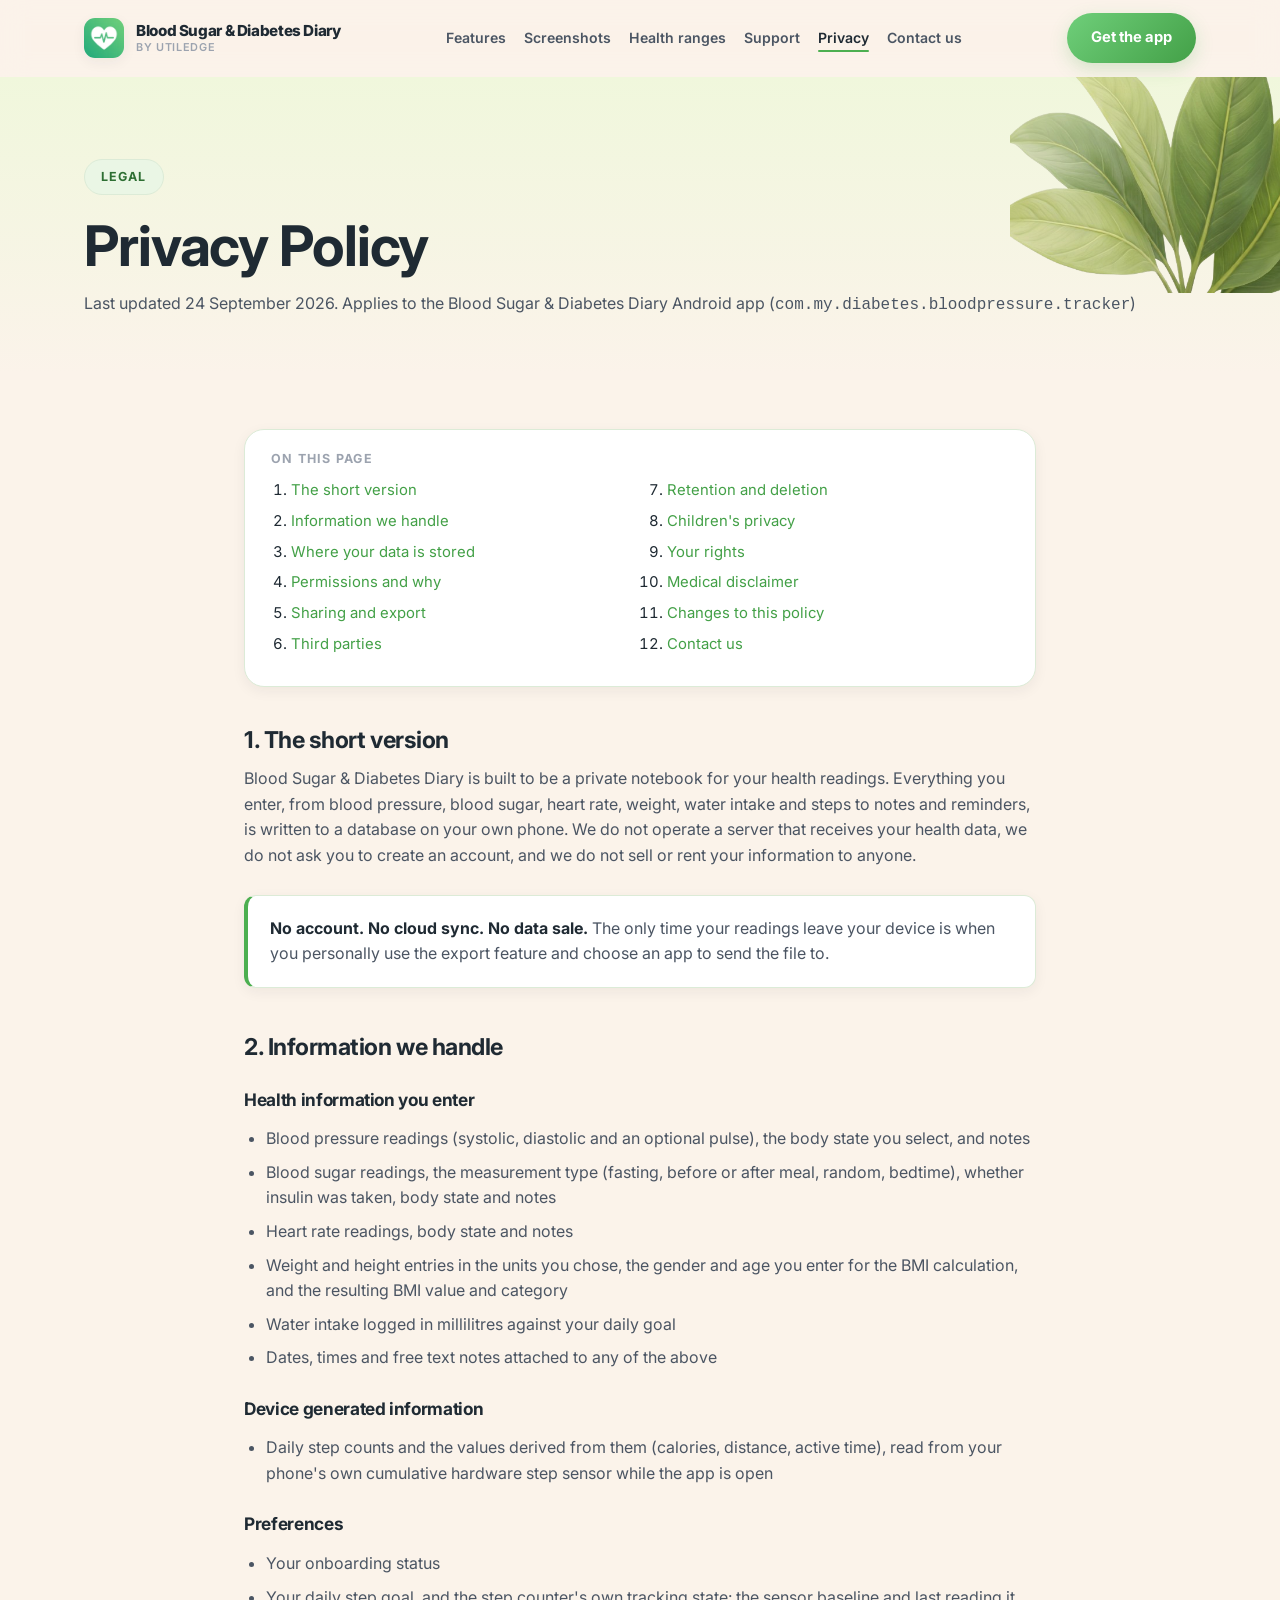
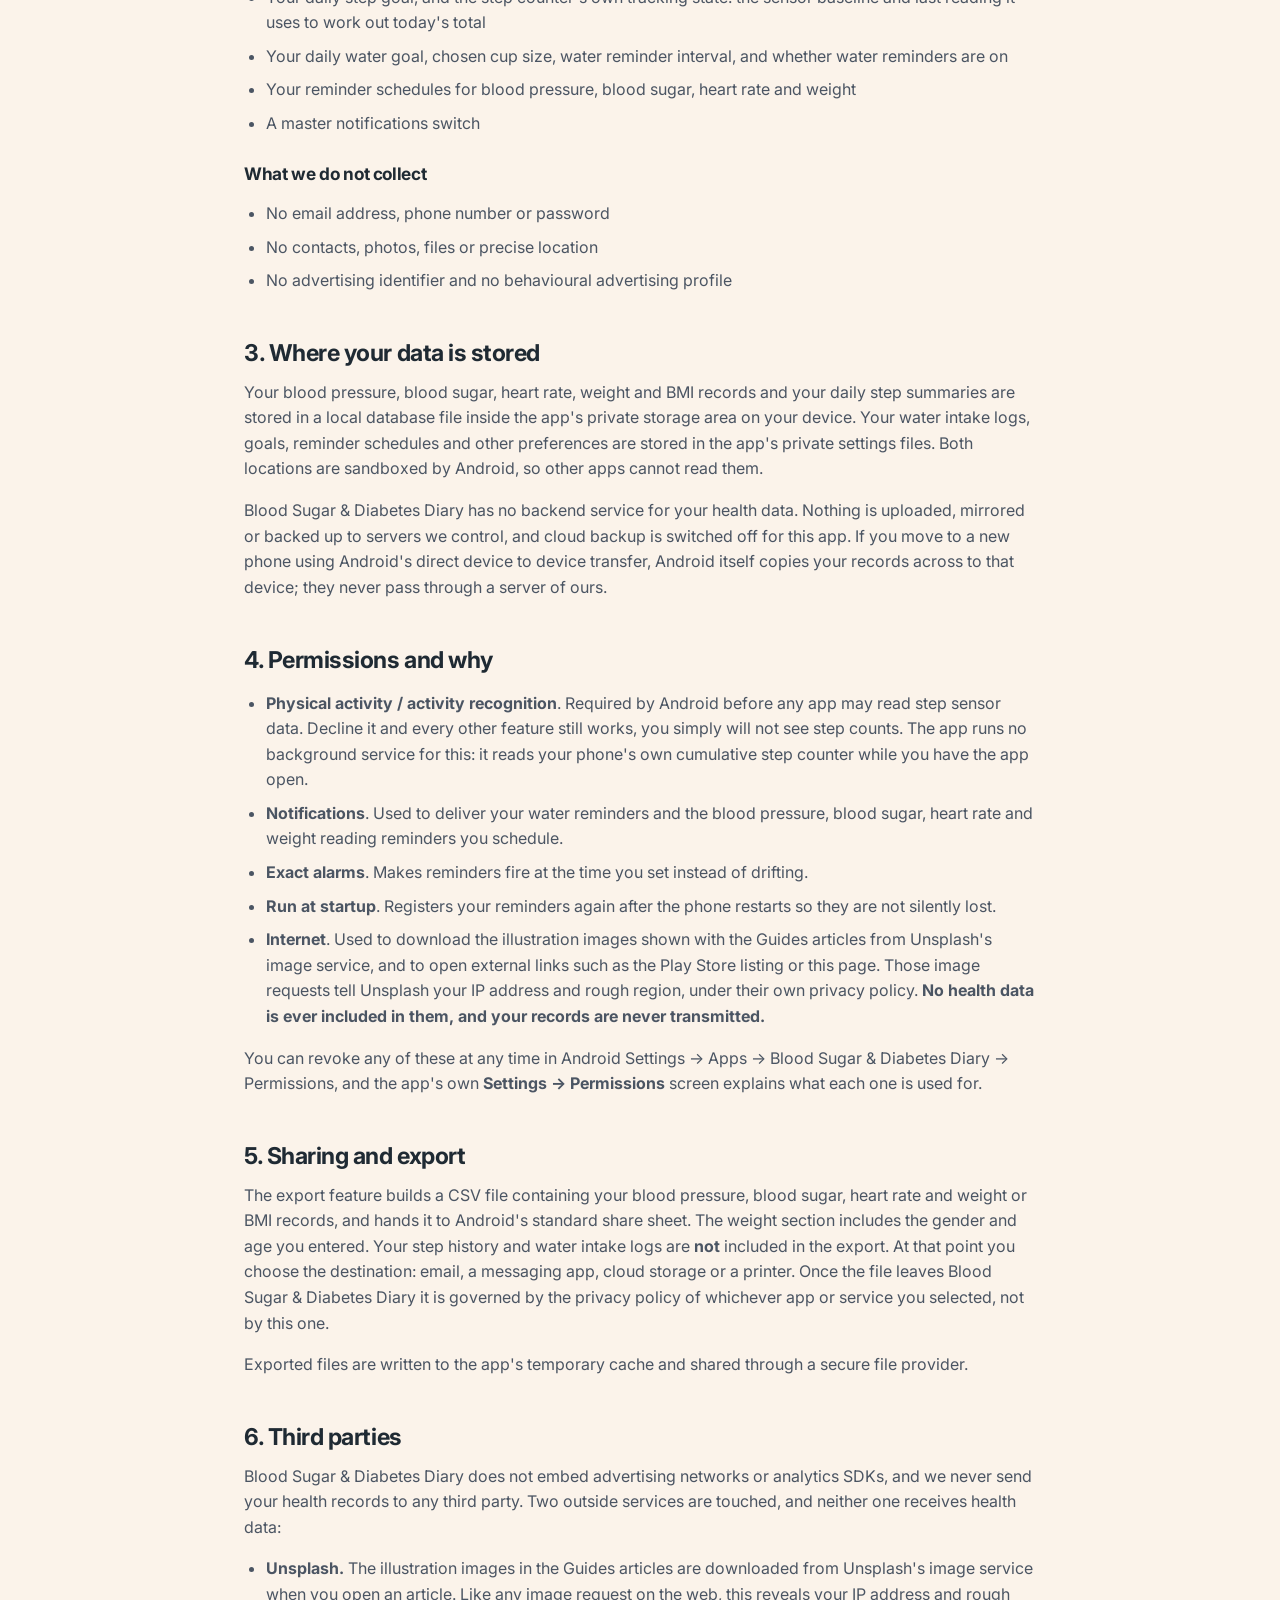
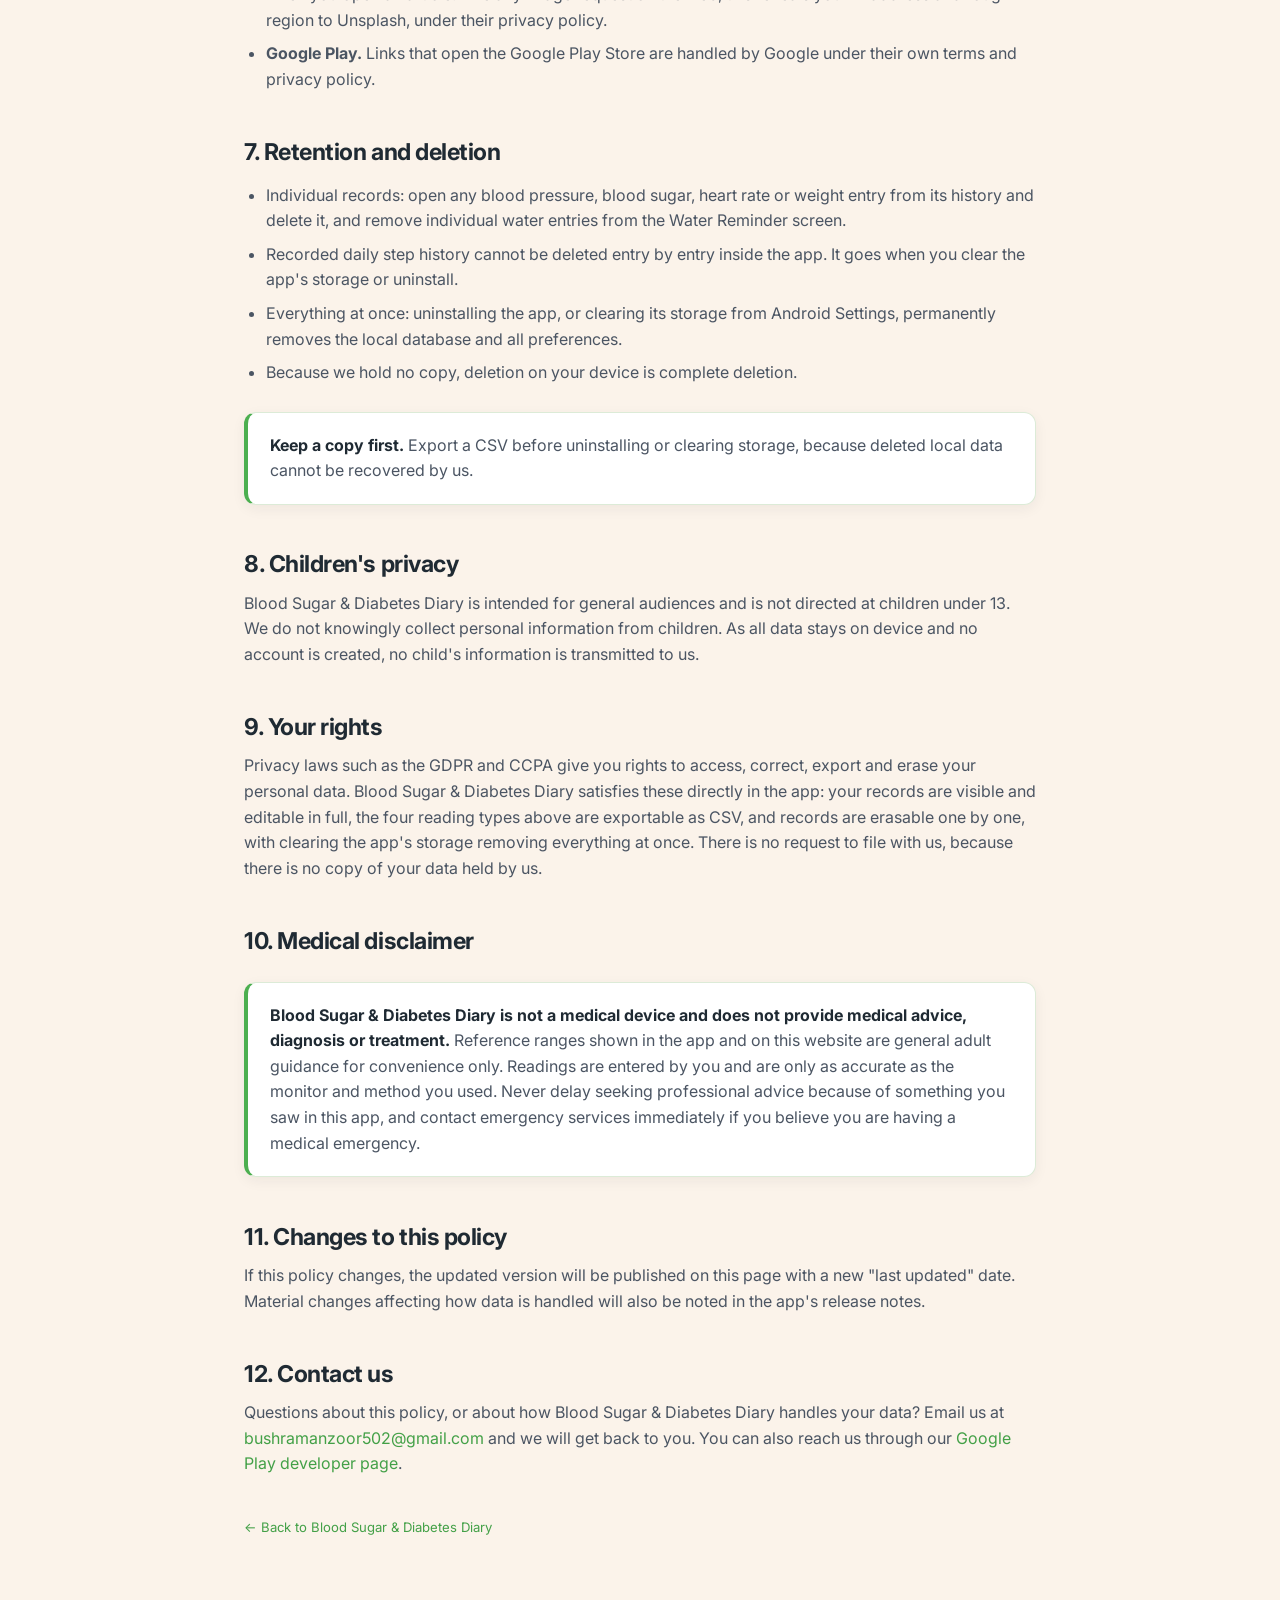
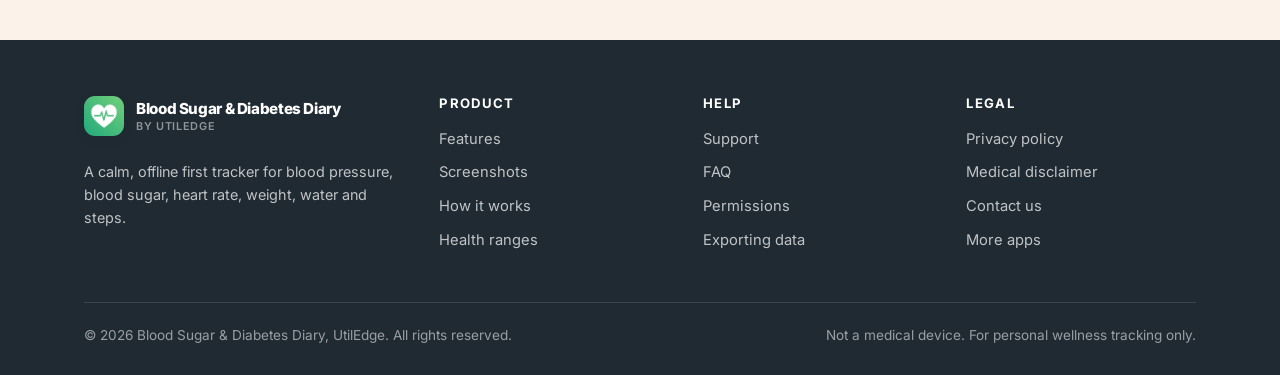
<file: privacy.html>
<!DOCTYPE html>
<html lang="en">
<head>
<meta charset="utf-8">
<meta name="viewport" content="width=device-width, initial-scale=1">
<title>Privacy Policy for Blood Sugar &amp; Diabetes Diary</title>
<meta name="description" content="How Blood Sugar &amp; Diabetes Diary handles your health data: stored locally on your device, no account, no cloud sync, no data sale.">
<meta name="theme-color" content="#FBF3EA">
<link rel="icon" href="assets/img/icons/launcher.webp?v=14">
<link rel="apple-touch-icon" href="assets/img/icons/app_icon.png?v=14">
<link rel="preconnect" href="https://fonts.googleapis.com">
<link rel="preconnect" href="https://fonts.gstatic.com" crossorigin>
<link href="https://fonts.googleapis.com/css2?family=Inter:wght@400;500;600;700;800;900&amp;display=swap" rel="stylesheet">
<link rel="stylesheet" href="assets/css/style.css?v=14">
</head>
<body>

<a class="skip-link" href="#pp-summary">Skip to content</a>

<header class="site-header">
  <div class="wrap nav">
    <a class="brand" href="index.html">
      <img src="assets/img/icons/launcher.webp?v=14" alt="">
      <span class="brand-name">Blood Sugar &amp; Diabetes Diary<small>by UtilEdge</small></span>
    </a>

    <ul class="nav-links">
      <li><a href="index.html#features">Features</a></li>
      <li><a href="index.html#screens">Screenshots</a></li>
      <li><a href="index.html#ranges">Health ranges</a></li>
      <li><a href="index.html#support">Support</a></li>
      <li><a href="privacy.html" aria-current="page">Privacy</a></li>
      <li><a href="index.html#contact">Contact us</a></li>
    </ul>

    <div class="nav-cta">
      <a class="btn btn-primary btn-sm" href="https://play.google.com/store/apps/details?id=com.my.diabetes.bloodpressure.tracker" target="_blank" rel="noopener">Get the app</a>
      <button class="nav-toggle" aria-label="Menu" aria-expanded="false"><span></span></button>
    </div>
  </div>
</header>

<main>

<section class="page-head" id="top">
  <img class="hero-leaves" src="assets/img/icons/leaves.png?v=14" alt="">
  <div class="wrap">
    <span class="eyebrow">Legal</span>
    <h1>Privacy Policy</h1>
    <p>Last updated 24 September 2026. Applies to the Blood Sugar &amp; Diabetes Diary Android app
       (<code>com.my.diabetes.bloodpressure.tracker</code>)</p>
  </div>
</section>

<section style="padding-top:clamp(36px,5vw,56px);">
  <div class="wrap doc">

    <div class="toc">
      <h4>On this page</h4>
      <ol>
        <li><a href="#pp-summary">The short version</a></li>
        <li><a href="#pp-collect">Information we handle</a></li>
        <li><a href="#pp-storage">Where your data is stored</a></li>
        <li><a href="#pp-permissions">Permissions and why</a></li>
        <li><a href="#pp-sharing">Sharing and export</a></li>
        <li><a href="#pp-thirdparty">Third parties</a></li>
        <li><a href="#pp-retention">Retention and deletion</a></li>
        <li><a href="#pp-children">Children's privacy</a></li>
        <li><a href="#pp-rights">Your rights</a></li>
        <li><a href="#disclaimer">Medical disclaimer</a></li>
        <li><a href="#pp-changes">Changes to this policy</a></li>
        <li><a href="#pp-contact">Contact us</a></li>
      </ol>
    </div>

    <h2 id="pp-summary">1. The short version</h2>
    <p>
      Blood Sugar &amp; Diabetes Diary is built to be a private notebook for your health readings. Everything you
      enter, from blood pressure, blood sugar, heart rate, weight, water intake and steps to
      notes and reminders, is written to a database on your own phone. We do not operate a server that
      receives your health data, we do not ask you to create an account, and we do not sell or
      rent your information to anyone.
    </p>

    <div class="callout">
      <p><strong>No account. No cloud sync. No data sale.</strong> The only time your readings
      leave your device is when you personally use the export feature and choose an app to send
      the file to.</p>
    </div>

    <h2 id="pp-collect">2. Information we handle</h2>

    <h3>Health information you enter</h3>
    <ul>
      <li>Blood pressure readings (systolic, diastolic and an optional pulse), the body state you select, and notes</li>
      <li>Blood sugar readings, the measurement type (fasting, before or after meal, random, bedtime), whether insulin was taken, body state and notes</li>
      <li>Heart rate readings, body state and notes</li>
      <li>Weight and height entries in the units you chose, the gender and age you enter for the BMI calculation, and the resulting BMI value and category</li>
      <li>Water intake logged in millilitres against your daily goal</li>
      <li>Dates, times and free text notes attached to any of the above</li>
    </ul>

    <h3>Device generated information</h3>
    <ul>
      <li>Daily step counts and the values derived from them (calories, distance, active time), read from your phone's own cumulative hardware step sensor while the app is open</li>
    </ul>

    <h3>Preferences</h3>
    <ul>
      <li>Your onboarding status</li>
      <li>Your daily step goal, and the step counter's own tracking state: the sensor baseline and last reading it uses to work out today's total</li>
      <li>Your daily water goal, chosen cup size, water reminder interval, and whether water reminders are on</li>
      <li>Your reminder schedules for blood pressure, blood sugar, heart rate and weight</li>
      <li>A master notifications switch</li>
    </ul>

    <h3>What we do not collect</h3>
    <ul>
      <li>No email address, phone number or password</li>
      <li>No contacts, photos, files or precise location</li>
      <li>No advertising identifier and no behavioural advertising profile</li>
    </ul>

    <h2 id="pp-storage">3. Where your data is stored</h2>
    <p>
      Your blood pressure, blood sugar, heart rate, weight and BMI records and your daily step
      summaries are stored in a local database file inside the app's private storage area on your
      device. Your water intake logs, goals, reminder schedules and other preferences are stored in
      the app's private settings files. Both locations are sandboxed by Android, so other apps
      cannot read them.
    </p>
    <p>
      Blood Sugar &amp; Diabetes Diary has no backend service for your health data. Nothing is uploaded, mirrored or
      backed up to servers we control, and cloud backup is switched off for this app. If you move to
      a new phone using Android's direct device to device transfer, Android itself copies your records
      across to that device; they never pass through a server of ours.
    </p>

    <h2 id="pp-permissions">4. Permissions and why</h2>
    <ul>
      <li><strong>Physical activity / activity recognition</strong>. Required by Android before any
          app may read step sensor data. Decline it and every other feature still works, you simply
          will not see step counts. The app runs no background service for this: it reads your
          phone's own cumulative step counter while you have the app open.</li>
      <li><strong>Notifications</strong>. Used to deliver your water reminders and the blood pressure,
          blood sugar, heart rate and weight reading reminders you schedule.</li>
      <li><strong>Exact alarms</strong>. Makes reminders fire at the time you set instead of drifting.</li>
      <li><strong>Run at startup</strong>. Registers your reminders again after the phone restarts so
          they are not silently lost.</li>
      <li><strong>Internet</strong>. Used to download the illustration images shown with the Guides
          articles from Unsplash's image service, and to open external links such as the Play Store
          listing or this page. Those image requests tell Unsplash your IP address and rough region,
          under their own privacy policy. <strong>No health data is ever included in them, and your
          records are never transmitted.</strong></li>
    </ul>
    <p>
      You can revoke any of these at any time in Android Settings → Apps → Blood Sugar &amp; Diabetes Diary →
      Permissions, and the app's own <strong>Settings → Permissions</strong> screen explains what
      each one is used for.
    </p>

    <h2 id="pp-sharing">5. Sharing and export</h2>
    <p>
      The export feature builds a CSV file containing your blood pressure, blood sugar, heart rate and
      weight or BMI records, and hands it to Android's standard share sheet. The weight section includes
      the gender and age you entered. Your step history and water intake logs are <strong>not</strong>
      included in the export. At that point you choose the destination: email, a messaging app, cloud storage or a printer. Once the file leaves Blood Sugar &amp; Diabetes Diary it is governed by the privacy policy of whichever
      app or service you selected, not by this one.
    </p>
    <p>Exported files are written to the app's temporary cache and shared through a secure file provider.</p>

    <h2 id="pp-thirdparty">6. Third parties</h2>
    <p>
      Blood Sugar &amp; Diabetes Diary does not embed advertising networks or analytics SDKs, and we
      never send your health records to any third party. Two outside services are touched, and
      neither one receives health data:
    </p>
    <ul>
      <li><strong>Unsplash.</strong> The illustration images in the Guides articles are downloaded from
          Unsplash's image service when you open an article. Like any image request on the web, this
          reveals your IP address and rough region to Unsplash, under their privacy policy.</li>
      <li><strong>Google Play.</strong> Links that open the Google Play Store are handled by Google
          under their own terms and privacy policy.</li>
    </ul>

    <h2 id="pp-retention">7. Retention and deletion</h2>
    <ul>
      <li>Individual records: open any blood pressure, blood sugar, heart rate or weight entry from its
          history and delete it, and remove individual water entries from the Water Reminder screen.</li>
      <li>Recorded daily step history cannot be deleted entry by entry inside the app. It goes when you
          clear the app's storage or uninstall.</li>
      <li>Everything at once: uninstalling the app, or clearing its storage from Android Settings,
          permanently removes the local database and all preferences.</li>
      <li>Because we hold no copy, deletion on your device is complete deletion.</li>
    </ul>
    <div class="callout">
      <p><strong>Keep a copy first.</strong> Export a CSV before uninstalling or clearing storage,
      because deleted local data cannot be recovered by us.</p>
    </div>

    <h2 id="pp-children">8. Children's privacy</h2>
    <p>
      Blood Sugar &amp; Diabetes Diary is intended for general audiences and is not directed at children under 13. We do
      not knowingly collect personal information from children. As all data stays on device and no
      account is created, no child's information is transmitted to us.
    </p>

    <h2 id="pp-rights">9. Your rights</h2>
    <p>
      Privacy laws such as the GDPR and CCPA give you rights to access, correct, export and erase
      your personal data. Blood Sugar &amp; Diabetes Diary satisfies these directly in the app: your records are visible
      and editable in full, the four reading types above are exportable as CSV, and records are
      erasable one by one, with clearing the app's storage removing everything at once. There
      is no request to file with us, because there is no copy of your data held by us.
    </p>

    <h2 id="disclaimer">10. Medical disclaimer</h2>
    <div class="callout">
      <p>
        <strong>Blood Sugar &amp; Diabetes Diary is not a medical device and does not provide medical advice, diagnosis
        or treatment.</strong> Reference ranges shown in the app and on this website are general
        adult guidance for convenience only. Readings are entered by you and are only as accurate
        as the monitor and method you used. Never delay seeking professional advice because of
        something you saw in this app, and contact emergency services immediately if you believe
        you are having a medical emergency.
      </p>
    </div>

    <h2 id="pp-changes">11. Changes to this policy</h2>
    <p>
      If this policy changes, the updated version will be published on this page with a new "last
      updated" date. Material changes affecting how data is handled will also be noted in the app's
      release notes.
    </p>

    <h2 id="pp-contact">12. Contact us</h2>
    <p>
      Questions about this policy, or about how Blood Sugar &amp; Diabetes Diary handles your data?
      Email us at <a href="mailto:bushramanzoor502@gmail.com">bushramanzoor502@gmail.com</a> and we
      will get back to you. You can also reach us through our
      <a href="https://play.google.com/store/apps/developer?id=UtilEdge" target="_blank" rel="noopener">Google Play developer page</a>.
    </p>

    <p class="note-small" style="margin-top:40px;">
      <a href="index.html">← Back to Blood Sugar &amp; Diabetes Diary</a>
    </p>

  </div>
</section>

</main>

<footer class="site-footer">
  <div class="wrap">
    <div class="footer-grid">
      <div>
        <a class="brand" href="index.html">
          <img src="assets/img/icons/launcher.webp?v=14" alt="">
          <span class="brand-name">Blood Sugar &amp; Diabetes Diary<small>by UtilEdge</small></span>
        </a>
        <p class="footer-about">
          A calm, offline first tracker for blood pressure, blood sugar, heart rate,
          weight, water and steps.
        </p>
      </div>

      <div>
        <h4>Product</h4>
        <ul>
          <li><a href="index.html#features">Features</a></li>
          <li><a href="index.html#screens">Screenshots</a></li>
          <li><a href="index.html#how">How it works</a></li>
          <li><a href="index.html#ranges">Health ranges</a></li>
        </ul>
      </div>

      <div>
        <h4>Help</h4>
        <ul>
          <li><a href="index.html#support">Support</a></li>
          <li><a href="index.html#faq">FAQ</a></li>
          <li><a href="index.html#permissions">Permissions</a></li>
          <li><a href="index.html#export">Exporting data</a></li>
        </ul>
      </div>

      <div>
        <h4>Legal</h4>
        <ul>
          <li><a href="privacy.html">Privacy policy</a></li>
          <li><a href="privacy.html#disclaimer">Medical disclaimer</a></li>
          <li><a href="index.html#contact">Contact us</a></li>
          <li><a href="https://play.google.com/store/apps/developer?id=UtilEdge" target="_blank" rel="noopener">More apps</a></li>
        </ul>
      </div>
    </div>

    <div class="footer-bottom">
      <span>© <span data-year>2026</span> Blood Sugar &amp; Diabetes Diary, UtilEdge. All rights reserved.</span>
      <span>Not a medical device. For personal wellness tracking only.</span>
    </div>
  </div>
</footer>

<a class="to-top" href="#top" aria-label="Back to top">↑</a>

<script src="assets/js/main.js?v=14"></script>
</body>
</html>
</file>
<file: assets/css/style.css>
/* =========================================================================
   Health Mate — website styles
   Palette mirrors the Android app (ui/theme/Color.kt + DashboardScreen.kt)
   ========================================================================= */

:root {
  /* Core app palette */
  --cream:          #FBF3EA;   /* DashBg — warm cream */
  --cream-deep:     #F6EADC;
  --green:          #4CAF50;   /* DashGreen */
  --green-dark:     #43A047;   /* DashGreenDark */
  --green-light:    #6FCF7A;   /* BpGradStart */
  --green-deep:     #2E6F33;
  --green-tint:     #EAF6E5;   /* ColGreenBg */
  --green-tint-2:   #E8F5E9;
  --green-border:   #DCEBD7;   /* MedicalBlueDivider */
  --hero-wash:      #F0F7DC;

  /* Text */
  --ink:            #1F2A33;   /* DashTextDark */
  --ink-soft:       #4B5563;   /* BpUpdateLabel */
  --muted:          #9CA3AF;   /* DashTextGrey */

  /* Surfaces */
  --white:          #FFFFFF;
  --card-shadow:    0 10px 30px rgba(76, 175, 80, .10);
  --card-shadow-sm: 0 4px 14px rgba(31, 42, 51, .06);

  /* Accent colours — straight from the dashboard cards */
  --orange:         #F5A623;
  --orange-bg:      #FCEEDD;
  --purple:         #7E57C2;
  --purple-bg:      #EFEAFB;
  --blue:           #2196F3;
  --blue-bg:        #E6F1FB;
  --red:            #E53935;
  --red-bg:         #FDECEC;
  --red-ink:        #C62828;
  --amber-pill:     #FBE3B0;

  --radius-sm: 12px;
  --radius:    20px;
  --radius-lg: 28px;
  --radius-pill: 999px;

  --maxw: 1160px;
  --gutter: 24px;
}

/* ---------- Reset ---------- */
*, *::before, *::after { box-sizing: border-box; }

html { scroll-behavior: smooth; -webkit-text-size-adjust: 100%; }

body {
  margin: 0;
  font-family: "Inter", -apple-system, BlinkMacSystemFont, "Segoe UI", Roboto,
               "Helvetica Neue", Arial, sans-serif;
  color: var(--ink);
  background: var(--cream);
  line-height: 1.6;
  font-size: 16px;
  overflow-x: hidden;
}

img { max-width: 100%; display: block; }
a { color: var(--green-dark); text-decoration: none; }
a:hover { color: var(--green-deep); }

h1, h2, h3, h4 { margin: 0 0 .5em; line-height: 1.2; font-weight: 700; letter-spacing: -.02em; }
h1 { font-size: clamp(2.1rem, 5.2vw, 3.5rem); }
h2 { font-size: clamp(1.7rem, 3.6vw, 2.5rem); }
h3 { font-size: 1.2rem; }
p  { margin: 0 0 1em; }

:focus-visible {
  outline: 3px solid var(--green);
  outline-offset: 3px;
  border-radius: 6px;
}

/* ---------- Layout helpers ---------- */
.wrap {
  width: 100%;
  max-width: var(--maxw);
  margin-inline: auto;
  padding-inline: var(--gutter);
}

section { padding: clamp(56px, 8vw, 104px) 0; }

.section-head { text-align: center; max-width: 680px; margin: 0 auto clamp(32px, 5vw, 56px); }
.section-head p { color: var(--ink-soft); font-size: 1.05rem; margin-bottom: 0; }

.eyebrow {
  display: inline-flex; align-items: center; gap: 8px;
  background: var(--green-tint);
  color: var(--green-deep);
  font-size: .78rem; font-weight: 700;
  letter-spacing: .09em; text-transform: uppercase;
  padding: 7px 16px; border-radius: var(--radius-pill);
  margin-bottom: 18px;
  border: 1px solid var(--green-border);
}

.lede { font-size: 1.12rem; color: var(--ink-soft); }

/* ---------- Buttons ---------- */
.btn {
  display: inline-flex; align-items: center; justify-content: center; gap: 10px;
  font-weight: 700; font-size: 1rem;
  padding: 15px 30px;
  border-radius: var(--radius-pill);
  border: 2px solid transparent;
  cursor: pointer;
  transition: transform .18s ease, box-shadow .18s ease, background .18s ease, color .18s ease;
  white-space: nowrap;
}
.btn-primary {
  background: linear-gradient(135deg, var(--green-light), var(--green-dark));
  color: #fff;
  box-shadow: 0 6px 18px rgba(76, 175, 80, .22);
}
.btn-primary:hover { transform: translateY(-2px); box-shadow: 0 10px 24px rgba(76,175,80,.28); color:#fff; }
.btn-ghost {
  background: var(--white);
  color: var(--green-dark);
  border-color: var(--green-border);
  box-shadow: var(--card-shadow-sm);
}
.btn-ghost:hover { transform: translateY(-2px); border-color: var(--green); color: var(--green-deep); }
.btn-sm { padding: 11px 22px; font-size: .92rem; }

/* ---------- Header ---------- */
.site-header {
  position: sticky; top: 0; z-index: 60;
  background: rgba(251, 243, 234, .86);
  backdrop-filter: saturate(160%) blur(14px);
  -webkit-backdrop-filter: saturate(160%) blur(14px);
  border-bottom: 1px solid transparent;
  transition: border-color .25s ease, box-shadow .25s ease;
}
.site-header.is-stuck {
  border-bottom-color: var(--green-border);
  box-shadow: 0 6px 20px rgba(31,42,51,.05);
}
.nav {
  display: flex; align-items: center; justify-content: space-between;
  gap: 20px; min-height: 76px;
}
.brand { display: inline-flex; align-items: center; gap: 12px; color: var(--ink); font-weight: 800; font-size: 1.16rem; letter-spacing: -.02em; }
.brand img { width: 40px; height: 40px; border-radius: 11px; box-shadow: var(--card-shadow-sm); }
.brand span small { display: block; font-size: .68rem; font-weight: 600; color: var(--muted); letter-spacing: .06em; text-transform: uppercase; }

.nav-links { display: flex; align-items: center; gap: 30px; list-style: none; margin: 0; padding: 0; }
.nav-links a { color: var(--ink-soft); font-weight: 600; font-size: .95rem; position: relative; }
.nav-links a::after {
  content: ""; position: absolute; left: 0; right: 100%; bottom: -6px; height: 2px;
  background: var(--green); border-radius: 2px; transition: right .22s ease;
}
.nav-links a:hover, .nav-links a[aria-current="page"] { color: var(--ink); }
.nav-links a:hover::after, .nav-links a[aria-current="page"]::after { right: 0; }

.nav-cta { display: flex; align-items: center; gap: 12px; }

.nav-toggle {
  display: none; background: var(--white); border: 1px solid var(--green-border);
  width: 44px; height: 44px; border-radius: 12px; cursor: pointer;
  align-items: center; justify-content: center;
}
.nav-toggle span { display: block; width: 19px; height: 2px; background: var(--ink); border-radius: 2px; position: relative; transition: background .2s; }
.nav-toggle span::before, .nav-toggle span::after {
  content: ""; position: absolute; left: 0; width: 19px; height: 2px; background: var(--ink);
  border-radius: 2px; transition: transform .22s ease, top .22s ease;
}
.nav-toggle span::before { top: -6px; }
.nav-toggle span::after  { top: 6px; }
.nav-toggle[aria-expanded="true"] span { background: transparent; }
.nav-toggle[aria-expanded="true"] span::before { top: 0; transform: rotate(45deg); }
.nav-toggle[aria-expanded="true"] span::after  { top: 0; transform: rotate(-45deg); }

/* ---------- Hero ---------- */
.hero {
  position: relative;
  padding-top: clamp(40px, 6vw, 72px);
  padding-bottom: clamp(56px, 8vw, 96px);
  background: linear-gradient(180deg, var(--hero-wash) 0%, var(--cream) 62%);
  overflow: hidden;
}
.hero::after {
  content: ""; position: absolute; inset: auto -12% -30% auto;
  width: 520px; height: 520px; border-radius: 50%;
  background: radial-gradient(circle at 30% 30%, rgba(111,207,122,.22), transparent 68%);
  pointer-events: none;
}
.hero-leaves {
  position: absolute; top: -34px; right: -48px; width: min(400px, 46vw);
  opacity: .92; pointer-events: none; user-select: none;
}
.hero-grid {
  position: relative; z-index: 2;
  display: grid; grid-template-columns: 1.05fr .95fr; gap: clamp(28px, 5vw, 64px);
  align-items: center;
}
.hero h1 { margin-bottom: .35em; }
.hero h1 .accent { color: var(--green-dark); }
.hero-actions { display: flex; flex-wrap: wrap; gap: 14px; margin: 28px 0 24px; }

.hero-points { list-style: none; margin: 0; padding: 0; display: flex; flex-wrap: wrap; gap: 10px 22px; }
.hero-points li { display: flex; align-items: center; gap: 8px; font-size: .93rem; font-weight: 600; color: var(--ink-soft); }
.hero-points li::before {
  content: "✓"; display: grid; place-items: center;
  width: 20px; height: 20px; border-radius: 50%;
  background: var(--green-tint); color: var(--green-dark); font-size: .72rem; font-weight: 900;
}

.hero-stats { display: flex; gap: 30px; margin-top: 34px; flex-wrap: wrap; }
.hero-stats .stat strong { display: block; font-size: 1.7rem; color: var(--green-dark); letter-spacing: -.03em; }
.hero-stats .stat span { font-size: .84rem; color: var(--muted); font-weight: 600; }

/* ---------- Phone frame ---------- */
.phone {
  position: relative; width: 100%; max-width: 310px; margin-inline: auto;
  background: #10161b;
  border-radius: 42px;
  padding: 10px;
  box-shadow: 0 30px 60px rgba(31, 42, 51, .22), 0 0 0 2px rgba(255,255,255,.55) inset;
}
.phone::before {
  content: ""; position: absolute; top: 18px; left: 50%; transform: translateX(-50%);
  width: 92px; height: 7px; border-radius: 99px; background: rgba(255,255,255,.22); z-index: 3;
}
.phone img { width: 100%; border-radius: 33px; display: block; }

.phone-hero { transform: rotate(-1.4deg); }
.phone-float { animation: floaty 6.5s ease-in-out infinite; }
@keyframes floaty {
  0%, 100% { transform: rotate(-1.4deg) translateY(0); }
  50%      { transform: rotate(-1.4deg) translateY(-14px); }
}

.hero-badge {
  position: absolute; z-index: 5;
  background: var(--white);
  border: 1px solid var(--green-border);
  border-radius: 16px;
  padding: 11px 15px;
  box-shadow: var(--card-shadow);
  display: flex; align-items: center; gap: 10px;
}
.hero-badge img { width: 30px; height: 30px; object-fit: contain; }
.hero-badge b { display: block; font-size: .95rem; line-height: 1.1; }
.hero-badge small { color: var(--muted); font-size: .72rem; font-weight: 600; }
.badge-bp    { top: 16%;  left: -26px; }
.badge-steps { bottom: 16%; right: -22px; }

/* ---------- Feature grid (mirrors the app's dashboard cards) ---------- */
.feature-grid {
  display: grid;
  grid-template-columns: repeat(3, minmax(0, 1fr));
  grid-auto-rows: 1fr;   /* every row as tall as the tallest, so all nine tags line up */
  gap: 22px;
}
.f-card {
  background: var(--white);
  border: 1px solid var(--green-border);
  border-radius: var(--radius);
  padding: 26px 24px;
  box-shadow: var(--card-shadow-sm);
  transition: transform .22s ease, box-shadow .22s ease, border-color .22s ease;
  position: relative; overflow: hidden;
}
.f-card::after {
  content: ""; position: absolute; inset: auto -40px -60px auto;
  width: 150px; height: 150px; border-radius: 50%;
  background: var(--tint, var(--green-tint)); opacity: .5;
  transition: transform .3s ease;
}
.f-card:hover { transform: translateY(-6px); box-shadow: var(--card-shadow); border-color: var(--accent, var(--green)); }
.f-card:hover::after { transform: scale(1.18); }
.f-card > * { position: relative; z-index: 1; }
.f-icon {
  width: 56px; height: 56px; border-radius: 17px;
  background: var(--tint, var(--green-tint));
  display: grid; place-items: center; margin-bottom: 18px;
}
.f-icon img { width: 34px; height: 34px; object-fit: contain; }
.f-card h3 { margin-bottom: .4em; }
.f-card p { color: var(--ink-soft); font-size: .95rem; margin-bottom: 0; }
.f-tag {
  display: inline-block; margin-top: 14px;
  font-size: .74rem; font-weight: 800; letter-spacing: .06em; text-transform: uppercase;
  color: var(--accent, var(--green-dark));
  background: var(--tint, var(--green-tint));
  padding: 5px 12px; border-radius: var(--radius-pill);
}

/* card accent variants */
.t-green  { --tint: var(--green-tint);  --accent: var(--green-dark); }
.t-red    { --tint: var(--red-bg);      --accent: var(--red-ink); }
.t-orange { --tint: var(--orange-bg);   --accent: #C77C10; }
.t-purple { --tint: var(--purple-bg);   --accent: var(--purple); }
.t-blue   { --tint: var(--blue-bg);     --accent: #1668B3; }
.t-amber  { --tint: var(--amber-pill);  --accent: #9A6B14; }

/* ---------- Screens showcase ----------
   The source screenshots come off two different devices (720x1640 and
   1080x2400), so letting each frame size itself made the phones different
   heights and pushed the captions out of line. Every frame is therefore
   locked to one aspect ratio and the image is cropped to fill it — the
   bottoms of the phones and the caption baselines then line up exactly.   */
.screens { background: linear-gradient(180deg, var(--cream) 0%, var(--cream-deep) 100%); }
.screens .wrap { max-width: 1240px; }

/* Flex rather than grid: when the row count does not divide evenly (3 across
   leaves 2 over) the leftover row stays centred instead of hanging to the left. */
.screens-grid {
  display: flex;
  flex-wrap: wrap;
  justify-content: center;
  align-items: flex-start;
  gap: 24px;
}

.screen-item {
  margin: 0;
  text-align: center;
  flex: 0 1 calc((100% - 3 * 24px) / 4);
  max-width: 250px;
}

/* One ratio for every frame, so every frame is the same height. */
.phone-fixed { max-width: none; width: 100%; }
.phone-fixed img {
  aspect-ratio: 1080 / 2400;
  object-fit: cover;
  object-position: top center;
}

/* At thumbnail width the full-size bezel radius looks oversized, so scale the
   frame chrome with it. */
.phone-fixed { padding: 7px; border-radius: 30px; }
.phone-fixed img { border-radius: 23px; }
.phone-fixed::before { top: 13px; width: 62px; height: 5px; }

/* Reserve both caption lines so a one-line title cannot shift its neighbours. */
.screen-item figcaption { margin-top: 18px; }
.screen-item h4 {
  margin: 0 0 3px;
  font-size: 1rem;
  min-height: 1.2em;
}
.screen-item p {
  color: var(--muted);
  font-size: .85rem;
  margin: 0;
  min-height: 2.6em;
}

/* ---------- Split / how-it-works ---------- */
.split { display: grid; grid-template-columns: 1fr 1fr; gap: clamp(30px, 5vw, 70px); align-items: center; }
.split.reverse .split-media { order: 2; }

.steps { list-style: none; margin: 0; padding: 0; counter-reset: step; }
.steps li {
  counter-increment: step;
  position: relative; padding-left: 62px; margin-bottom: 30px;
}
.steps li:last-child { margin-bottom: 0; }
.steps li::before {
  content: counter(step);
  position: absolute; left: 0; top: 0;
  width: 42px; height: 42px; border-radius: 14px;
  background: linear-gradient(135deg, var(--green-light), var(--green-dark));
  color: #fff; font-weight: 800; display: grid; place-items: center;
  box-shadow: 0 8px 18px rgba(76,175,80,.28);
}
.steps li::after {
  content: ""; position: absolute; left: 21px; top: 50px; bottom: -30px;
  width: 2px; background: var(--green-border);
}
.steps li:last-child::after { display: none; }
.steps h3 { margin-bottom: .25em; font-size: 1.08rem; }
.steps p { color: var(--ink-soft); font-size: .95rem; margin: 0; }

/* ---------- Ranges table ---------- */
.range-grid { display: grid; grid-template-columns: repeat(auto-fit, minmax(270px, 1fr)); gap: 22px; }
.range-card {
  background: var(--white); border: 1px solid var(--green-border);
  border-radius: var(--radius); padding: 26px 24px; box-shadow: var(--card-shadow-sm);
}
.range-card h3 { display: flex; align-items: center; gap: 10px; }
.range-card h3 img { width: 26px; height: 26px; object-fit: contain; }
.range-card table { width: 100%; border-collapse: collapse; font-size: .92rem; margin-top: 10px; }
.range-card th, .range-card td { text-align: left; padding: 9px 0; border-bottom: 1px solid var(--green-border); }
.range-card th { color: var(--muted); font-weight: 700; font-size: .78rem; text-transform: uppercase; letter-spacing: .06em; }
.range-card tr:last-child td { border-bottom: 0; }
.range-card td:last-child { text-align: right; font-weight: 700; color: var(--ink); }
.dot { display: inline-block; width: 9px; height: 9px; border-radius: 50%; margin-right: 8px; vertical-align: middle; }
.dot-green  { background: var(--green); }
.dot-amber  { background: var(--orange); }
.dot-red    { background: var(--red); }
.dot-blue   { background: var(--blue); }
.note-small { font-size: .82rem; color: var(--muted); margin: 14px 0 0; }

/* ---------- Privacy band ---------- */
.band {
  background: linear-gradient(135deg, var(--green-deep), var(--green-dark) 55%, var(--green) 100%);
  color: #fff; border-radius: var(--radius-lg);
  padding: clamp(34px, 5vw, 60px);
  box-shadow: 0 24px 50px rgba(46,111,51,.28);
  position: relative; overflow: hidden;
}
.band::before {
  content: ""; position: absolute; inset: -40% -20% auto auto; width: 460px; height: 460px;
  border-radius: 50%; background: rgba(255,255,255,.08);
}
.band > * { position: relative; z-index: 1; }
.band h2 { color: #fff; }
.band p { color: rgba(255,255,255,.88); }
.band .eyebrow { background: rgba(255,255,255,.16); color: #fff; border-color: rgba(255,255,255,.28); }
.band-points { display: grid; grid-template-columns: repeat(auto-fit, minmax(220px, 1fr)); gap: 22px; margin-top: 34px; }
.band-points div { background: rgba(255,255,255,.1); border: 1px solid rgba(255,255,255,.18); border-radius: var(--radius-sm); padding: 20px; }
.band-points h3 { color: #fff; font-size: 1rem; margin-bottom: .3em; }
.band-points p { font-size: .9rem; margin: 0; }

/* ---------- FAQ ---------- */
.faq { max-width: 820px; margin-inline: auto; }
.faq details {
  background: var(--white); border: 1px solid var(--green-border);
  border-radius: var(--radius-sm); margin-bottom: 14px; overflow: hidden;
  box-shadow: var(--card-shadow-sm);
}
.faq summary {
  cursor: pointer; padding: 20px 54px 20px 22px; font-weight: 700; position: relative;
  list-style: none;
}
.faq summary::-webkit-details-marker { display: none; }
.faq summary::after {
  content: "+"; position: absolute; right: 22px; top: 50%; transform: translateY(-50%);
  width: 26px; height: 26px; border-radius: 50%; background: var(--green-tint);
  color: var(--green-dark); display: grid; place-items: center; font-size: 1.1rem; font-weight: 800;
  transition: transform .2s ease;
}
.faq details[open] summary::after { content: "−"; transform: translateY(-50%) rotate(180deg); }
.faq details p { padding: 0 22px 20px; color: var(--ink-soft); margin: 0; font-size: .96rem; }

/* ---------- Final CTA ---------- */
.cta-final { text-align: center; }
.cta-final .inner {
  background: var(--white); border: 1px solid var(--green-border);
  border-radius: var(--radius-lg); padding: clamp(36px, 6vw, 68px);
  box-shadow: var(--card-shadow); position: relative; overflow: hidden;
}
.cta-final .inner::before {
  content: ""; position: absolute; inset: auto auto -120px -80px; width: 320px; height: 320px;
  border-radius: 50%; background: var(--green-tint); opacity: .7;
}
.cta-final .inner > * { position: relative; z-index: 1; }
.cta-final img.mark { width: 80px; height: 80px; border-radius: 22px; margin: 0 auto 20px; box-shadow: var(--card-shadow); }
.cta-final .hero-actions { justify-content: center; }

/* ---------- Footer ---------- */
.site-footer {
  background: var(--ink); color: rgba(255,255,255,.72);
  padding: 56px 0 30px; font-size: .92rem;
}
.footer-grid { display: grid; grid-template-columns: 1.4fr 1fr 1fr 1fr; gap: 34px; }
.site-footer h4 { color: #fff; font-size: .82rem; letter-spacing: .1em; text-transform: uppercase; margin-bottom: 16px; }
.site-footer ul { list-style: none; margin: 0; padding: 0; }
.site-footer li { margin-bottom: 10px; }
.site-footer a { color: rgba(255,255,255,.72); }
.site-footer a:hover { color: var(--green-light); }
.site-footer .brand { color: #fff; }
.site-footer .brand span small { color: rgba(255,255,255,.5); }
.footer-about { max-width: 320px; margin-top: 16px; font-size: .9rem; }
.footer-bottom {
  margin-top: 40px; padding-top: 22px; border-top: 1px solid rgba(255,255,255,.12);
  display: flex; justify-content: space-between; gap: 16px; flex-wrap: wrap;
  font-size: .85rem; color: rgba(255,255,255,.55);
}

/* ---------- Legal / doc pages ---------- */
.page-head {
  background: linear-gradient(180deg, var(--hero-wash), var(--cream));
  padding: clamp(46px, 7vw, 82px) 0 clamp(34px, 5vw, 54px);
  position: relative; overflow: hidden;
}
.page-head .hero-leaves { top: -40px; right: -60px; width: min(330px, 40vw); }
.page-head h1 { margin-bottom: .2em; }
.page-head p { color: var(--ink-soft); margin: 0; }

.doc { max-width: 840px; margin-inline: auto; }
.doc h2 { font-size: 1.45rem; margin-top: 2em; }
.doc h2:first-of-type { margin-top: 0; }
.doc h3 { font-size: 1.08rem; margin-top: 1.6em; }
.doc ul { padding-left: 22px; color: var(--ink-soft); }
.doc li { margin-bottom: 8px; }
.doc p { color: var(--ink-soft); }
.doc .callout {
  background: var(--white); border: 1px solid var(--green-border); border-left: 4px solid var(--green);
  border-radius: var(--radius-sm); padding: 20px 22px; box-shadow: var(--card-shadow-sm);
  margin: 26px 0;
}
.doc .callout p:last-child { margin-bottom: 0; }
.doc .callout strong { color: var(--ink); }

.toc {
  background: var(--white); border: 1px solid var(--green-border); border-radius: var(--radius);
  padding: 22px 26px; box-shadow: var(--card-shadow-sm); margin-bottom: 40px;
}
.toc h4 { margin: 0 0 12px; font-size: .78rem; letter-spacing: .1em; text-transform: uppercase; color: var(--muted); }
.toc ol { margin: 0; padding-left: 20px; columns: 2; column-gap: 34px; }
.toc li { margin-bottom: 7px; font-size: .93rem; }

/* ---------- Support page ---------- */
.support-grid { display: grid; grid-template-columns: repeat(auto-fit, minmax(260px, 1fr)); gap: 22px; }

/* ---------- Reveal on scroll ---------- */
.reveal { opacity: 0; transform: translateY(22px); transition: opacity .6s ease, transform .6s ease; }
.reveal.in { opacity: 1; transform: none; }
@media (prefers-reduced-motion: reduce) {
  .reveal { opacity: 1; transform: none; transition: none; }
  .phone-float { animation: none; }
  html { scroll-behavior: auto; }
}

/* ---------- Responsive ---------- */
@media (max-width: 1100px) {
  .screens .wrap { max-width: 840px; }
  .screens-grid { gap: 26px; }
  .screen-item { flex-basis: calc((100% - 2 * 26px) / 3); }
}

@media (max-width: 680px) {
  .screens-grid { gap: 18px; }
  .screen-item { flex-basis: calc((100% - 18px) / 2); max-width: none; }
  .screen-item h4 { font-size: .92rem; }
  .screen-item p  { font-size: .78rem; }
}

@media (max-width: 980px) {
  .hero-grid { grid-template-columns: 1fr; text-align: center; }
  .hero-actions, .hero-points, .hero-stats { justify-content: center; }
  .hero-media { order: -1; }
  .hero-leaves { width: min(280px, 55vw); opacity: .7; }
  .split { grid-template-columns: 1fr; }
  .split.reverse .split-media { order: 0; }
  .footer-grid { grid-template-columns: 1fr 1fr; }
  .toc ol { columns: 1; }
}

@media (max-width: 760px) {
  :root { --gutter: 18px; }
  .nav-toggle { display: inline-flex; }
  .nav-links {
    position: absolute; top: 76px; left: 0; right: 0;
    flex-direction: column; align-items: stretch; gap: 0;
    background: var(--white);
    border-top: 1px solid var(--green-border);
    border-bottom: 1px solid var(--green-border);
    box-shadow: 0 16px 30px rgba(31,42,51,.08);
    padding: 8px 18px 16px;
    display: none;
  }
  .nav-links.open { display: flex; }
  .nav-links li { border-bottom: 1px solid var(--green-border); }
  .nav-links li:last-child { border-bottom: 0; }
  .nav-links a { display: block; padding: 15px 2px; font-size: 1rem; }
  .nav-links a::after { display: none; }
  .nav-cta .btn { display: none; }
  .badge-bp { left: -6px; }
  .badge-steps { right: -6px; }
  .hero-stats { gap: 22px; }
  .footer-grid { grid-template-columns: 1fr; }
}

/* =========================================================================
   Single-page additions
   Everything now lives in index.html, so anchored sections must clear the
   sticky header and the page needs its own way back to the top.
   ========================================================================= */

/* Sticky-header offset for every in-page jump target. */
section[id],
.doc h2[id],
.f-card[id],
.range-card[id] { scroll-margin-top: 96px; }

/* Skip link — visible only when focused by keyboard. */
.skip-link {
  position: absolute; left: -9999px; top: 0; z-index: 100;
  background: var(--green-dark); color: #fff;
  padding: 12px 20px; border-radius: 0 0 var(--radius-sm) 0;
  font-weight: 700;
}
.skip-link:focus { left: 0; color: #fff; }

/* Back-to-top button. */
.to-top {
  position: fixed; right: 22px; bottom: 22px; z-index: 55;
  width: 48px; height: 48px; border-radius: 50%;
  display: grid; place-items: center;
  background: var(--white); color: var(--green-dark);
  border: 1px solid var(--green-border);
  box-shadow: var(--card-shadow);
  font-size: 1.15rem; font-weight: 800; line-height: 1;
  opacity: 0; visibility: hidden; transform: translateY(12px);
  transition: opacity .25s ease, transform .25s ease, visibility .25s;
}
.to-top.show { opacity: 1; visibility: visible; transform: none; }
.to-top:hover { background: var(--green); color: #fff; border-color: var(--green); }

/* The privacy policy now sits inside a section, so its inner headings must not
   inherit the centred section-head treatment. */
#privacy-policy .doc h2 { text-align: left; }

/* Permissions table heading inside the support section. */
#permissions h3 { margin-bottom: .6em; }

@media (max-width: 760px) {
  section[id] { scroll-margin-top: 84px; }
  .to-top { right: 14px; bottom: 14px; width: 44px; height: 44px; }
}

/* ---------- Brand lockup ----------
   "Blood Sugar & Diabetes Diary" is far longer than a one-word product name,
   so the header lockup wraps to two tight lines instead of squeezing the nav. */
.brand-name {
  font-size: .95rem;
  line-height: 1.15;
  display: block;
  white-space: nowrap;   /* the product name reads as one line, never wrapped */
}
.brand-name small { margin-top: 2px; }

@media (max-width: 1180px) {
  .nav-links { gap: 22px; }
  .nav-links a { font-size: .9rem; }
}

@media (max-width: 1040px) {
  .brand-name { font-size: .86rem; }
  .nav-links { gap: 16px; }
}

@media (max-width: 760px) {
  .brand-name { font-size: .9rem; white-space: normal; }
}

/* ---------- Feature icon sizing ----------
   The source art has wildly different aspect ratios, so a flat width/height made a
   tall bottle read as much smaller than a wide heart. The PNGs are now normalised to
   one canvas with matched opaque area, so a single square box sizes them consistently. */
.f-icon img {
  width: 100%;
  height: 100%;
  max-width: 38px;
  max-height: 38px;
  object-fit: contain;
}

/* Cards whose icon is a line glyph rather than the 3D art. */
.f-icon-glyph { color: var(--accent, var(--green-dark)); }
.f-icon-glyph svg { width: 30px; height: 30px; }

/* ---------- Card tag alignment ----------
   Card copy runs to different lengths, so the tag pills used to sit at different
   heights across a row. Pushing the tag to the bottom of a flex column lines every
   pill in a row up on one baseline. */
.f-card {
  display: flex;
  flex-direction: column;
}
.f-card h3, .f-card p { flex: 0 0 auto; }
.f-tag { margin-top: auto; align-self: flex-start; }

/* Range-card and hero-badge icons get the same normalised treatment. */
.range-card h3 img { width: 28px; height: 28px; object-fit: contain; }
.hero-badge img    { width: 32px; height: 32px; object-fit: contain; }

/* Nine feature cards: three across gives three even rows instead of 4 + 4 + 1. */
@media (max-width: 900px) {
  .feature-grid { grid-template-columns: repeat(2, minmax(0, 1fr)); }
}
@media (max-width: 560px) {
  .feature-grid { grid-template-columns: 1fr; }
}

/* ---------- Header fit ----------
   Seven nav items plus a full product name plus the CTA is a tight row, so nothing
   in the nav is allowed to wrap onto a second line; the sizes step down instead. */
.nav-links a { white-space: nowrap; }
.nav { gap: 16px; }
.brand { flex: 0 0 auto; }

@media (max-width: 1300px) {
  .nav-links { gap: 18px; }
  .nav-links a { font-size: .88rem; }
}
@media (max-width: 1150px) {
  .nav-links { gap: 14px; }
  .nav-links a { font-size: .83rem; }
  .brand-name { font-size: .84rem; }
  .brand img { width: 34px; height: 34px; }
}
@media (max-width: 1000px) {
  .nav-cta .btn { padding: 9px 16px; font-size: .85rem; }
}

/* ---------- Primary button: one pill, not two ----------
   .btn carries `border: 2px solid transparent` for the ghost variant. On the gradient
   primary that transparent border still gets painted under, and because the border-box
   and padding-box corner curves differ, it left a visible darker rim that read as a
   second button behind the first. The primary drops the border entirely and takes the
   2px back as padding, so the box size is unchanged. */
.btn-primary {
  border: 0;
  padding: 17px 32px;
  background-clip: padding-box;
}
.btn-primary.btn-sm { padding: 13px 24px; }

/* ---------- Contact ----------
   Two actions, centred as a pair: copy the address, or open a compose window. */
.contact-card {
  max-width: 660px;
  margin-inline: auto;
  background: var(--white);
  border: 1px solid var(--green-border);
  border-radius: var(--radius-lg);
  box-shadow: var(--card-shadow);
  padding: clamp(32px, 5vw, 52px);
  text-align: center;
}

.contact-mark {
  width: 68px; height: 68px; border-radius: 19px;
  margin: 0 auto 20px;
  box-shadow: 0 8px 20px rgba(46, 111, 51, .16);
}
.contact-label {
  font-size: .74rem; font-weight: 800; letter-spacing: .1em;
  text-transform: uppercase; color: var(--muted); margin: 0 0 8px;
}
.contact-address {
  display: inline-block;
  font-size: clamp(1.05rem, 2.6vw, 1.45rem);
  font-weight: 800; letter-spacing: -.02em;
  color: var(--ink);
  margin: 0 0 28px;
  word-break: break-all;
  border-bottom: 2px solid var(--green-border);
  padding-bottom: 4px;
  transition: color .18s ease, border-color .18s ease;
}
.contact-address:hover { color: var(--green-dark); border-color: var(--green); }

.contact-actions {
  display: flex;
  flex-wrap: wrap;
  gap: 14px;
  justify-content: center;
  align-items: center;
  margin-bottom: 20px;
}
.contact-actions .btn { min-width: 210px; }

.contact-card .note-small { margin: 0; }
.contact-card .note-small.is-copied { color: var(--green-dark); font-weight: 700; }

@media (max-width: 560px) {
  .contact-actions { flex-direction: column; }
  .contact-actions .btn { width: 100%; min-width: 0; }
}
</file>
